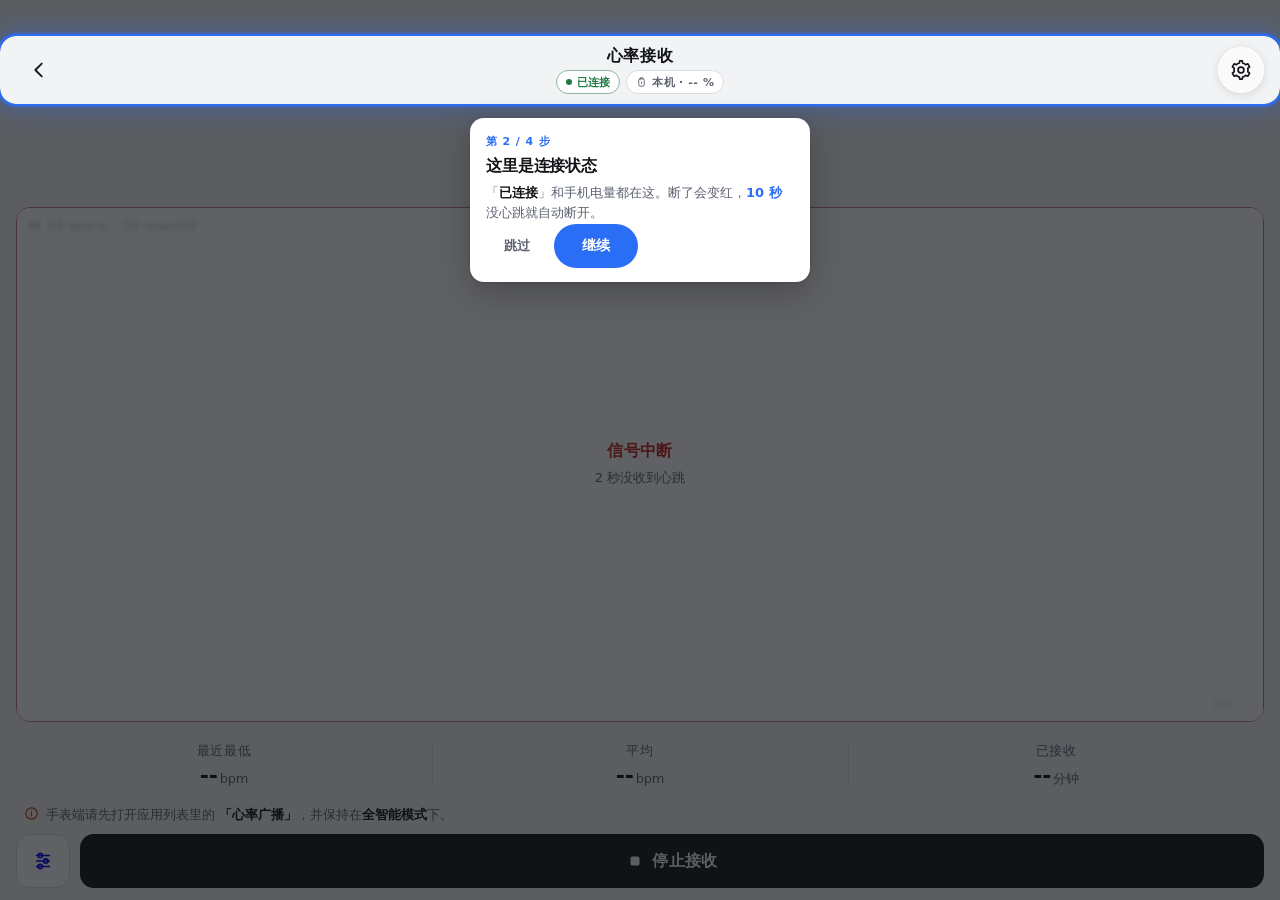
<file: app/src/main/assets/index.html>
<!DOCTYPE html>
<html lang="zh-CN" data-theme="light" data-view="portrait">
<head>
<meta charset="UTF-8">
<meta name="viewport" content="width=device-width, initial-scale=1, viewport-fit=cover, user-scalable=no">
<meta name="theme-color" content="#F2F3F5">
<meta name="dsh-design" content="app 361x794">
<title>接收 · 心率接收</title>
<link rel="stylesheet" href="tokens.css">
<link rel="stylesheet" href="app.css">
<link rel="stylesheet" href="guide.css">
<link rel="stylesheet" href="report.css">
<style>
/* ===== 首页：监护仪主视图 =====
   竖屏 / 横屏两套排法：竖屏心率在上、波形在下；
   横屏（手动切，不跟手机转）心率贴左边、波形拉满全屏。 */
.topbar-mid .tb-title { font-size: 16px; font-weight: 600; letter-spacing: .04em; }
.topbar-mid .tb-pills { display: flex; align-items: center; gap: 6px; }

/* ---- 已连接时右上角两个按钮 ---- */
.top-actions { display: flex; gap: 2px; }

/* ---- 主体：竖屏默认 ---- */
.screen .live-body {
  flex: 1; min-height: 0;
  display: flex; flex-direction: column;
}

/* 心率大字 */
.hr-head { text-align: center; padding: 6px 20px 0; flex-shrink: 0; }
.hr-line {
  display: flex; align-items: center; justify-content: center; gap: 6px;
  line-height: 1;
}
.hr-num {
  font-family: var(--num);
  font-size: clamp(48px, 14vw, 64px);
  font-weight: 700; line-height: 1;
  font-variant-numeric: tabular-nums; letter-spacing: -.03em;
  color: var(--hr-normal);
  transition: color .4s var(--ease);
}
.hr-num.is-low { color: var(--hr-low); }
.hr-num.is-high, .hr-num.is-off { color: var(--hr-high); }
.hr-ico { width: 20px; height: 20px; flex-shrink: 0; color: var(--hr-normal); }
.hr-unit { font-family: var(--font); font-size: 13px; font-weight: 600; letter-spacing: .02em; color: var(--muted); }
.hr-line.is-off .hr-ico { color: var(--hr-high); }
.hr-sub {
  margin-top: 10px; font-size: 13px; color: var(--muted); font-weight: 500;
  letter-spacing: .02em; display: flex; align-items: center; justify-content: center; gap: 6px;
}
.hr-sub .tag {
  display: inline-flex; align-items: center; gap: 4px;
  padding: 2px 8px; border-radius: var(--radius-pill);
  font-size: 11px; font-weight: 700; letter-spacing: .02em;
  background: var(--surface-2); color: var(--muted);
}
.hr-sub .tag.is-normal { background: color-mix(in srgb, var(--ok) 12%, var(--surface)); color: var(--ok); }
.hr-sub .tag.is-off { background: color-mix(in srgb, var(--danger) 14%, var(--surface)); color: var(--danger); }

/* 心动周期节拍器（小圆点跟着跳） */
.beat-dot { width: 7px; height: 7px; border-radius: 50%; background: var(--hr-normal); display: inline-block; }
.beat-dot.is-beat { animation: beat .82s var(--ease); }
@keyframes beat { 0% { transform: scale(1); opacity: 1; } 18% { transform: scale(1.9); } 100% { transform: scale(1); } }

/* ---- 心电图区：白底黑线，跟图标一致 ---- */
.ecg-wrap {
  flex: 1; min-height: 0;
  margin: 12px 16px 0;
  display: flex; flex-direction: column;
}
.ecg-box {
  position: relative; flex: 1; min-height: 0;
  border-radius: var(--radius);
  background: var(--surface);
  border: 1px solid var(--line);
  overflow: hidden;
  transition: border-color .3s var(--ease), box-shadow .3s var(--ease);
}
.ecg-box::after {
  content: ""; position: absolute; top: 0; right: 0; bottom: 0; width: 56px;
  background: linear-gradient(90deg, transparent, var(--surface) 92%);
  pointer-events: none;
}
/* 断线：边框变红、整块呼吸闪 */
.ecg-box.is-off {
  border-color: color-mix(in srgb, var(--danger) 55%, var(--line));
  animation: offPulse 1.4s var(--ease) infinite;
}
@keyframes offPulse {
  0%, 100% { box-shadow: 0 0 0 0 color-mix(in srgb, var(--danger) 0%, transparent); }
  50% { box-shadow: 0 0 0 3px color-mix(in srgb, var(--danger) 16%, transparent); }
}
.ecg-canvas { display: block; width: 100%; height: 100%; }
.ecg-corner {
  position: absolute; top: 10px; left: 12px;
  display: flex; align-items: center; gap: 6px;
  font-family: var(--num); font-size: 12px; font-weight: 700; letter-spacing: .04em;
  color: var(--muted);
  pointer-events: none;
}
.ecg-corner .ch { color: var(--text); font-size: 13px; letter-spacing: .08em; }
.ecg-bpm-ghost {
  position: absolute; right: 12px; bottom: 10px;
  font-family: var(--num); font-size: 12px; font-weight: 600;
  color: var(--faint); letter-spacing: .04em; pointer-events: none;
}
.ecg-bpm-ghost b { color: var(--text); font-size: 13px; font-weight: 700; }
/* 断线覆盖在波形上 */
.ecg-off {
  position: absolute; inset: 0; z-index: 3;
  display: none; align-items: center; justify-content: center; flex-direction: column; gap: 6px;
  background: color-mix(in srgb, var(--surface) 72%, transparent);
  -webkit-backdrop-filter: blur(2px); backdrop-filter: blur(2px);
  text-align: center; padding: 0 24px;
}
.ecg-box.is-off .ecg-off { display: flex; }
.ecg-off .t1 { font-size: 16px; font-weight: 700; color: var(--danger); letter-spacing: .02em; }
.ecg-off .t2 { font-size: 13px; color: var(--muted); line-height: 1.5; }

/* ---- 三个小数据 ---- */
.mini-stats {
  display: grid; grid-template-columns: repeat(3, 1fr);
  gap: 0; margin: 12px 16px 0; flex-shrink: 0;
}
.mini-stat { text-align: center; padding: 8px 0; position: relative; }
.mini-stat + .mini-stat::before {
  content: ""; position: absolute; left: 0; top: 10px; bottom: 10px; width: 1px;
  background: var(--line);
}
.mini-stat .k { font-size: 13px; color: var(--muted); letter-spacing: .04em; font-weight: 500; }
.mini-stat .v {
  margin-top: 5px; font-family: var(--num); font-size: 22px; font-weight: 700;
  font-variant-numeric: tabular-nums; letter-spacing: -.01em; line-height: 1;
}
.mini-stat .v small { font-family: var(--font); font-size: 13px; font-weight: 500; color: var(--muted); margin-left: 2px; }

/* ---- 底部提示 + 主按钮 ---- */
.hint {
  display: flex; align-items: flex-start; gap: 7px;
  padding: 0 24px; margin-top: 10px; flex-shrink: 0;
  font-size: 13px; line-height: 1.5; color: var(--muted);
}
.hint svg { width: 15px; height: 15px; flex-shrink: 0; margin-top: 1px; color: var(--accent); }
.hint b { color: var(--text); font-weight: 600; }

/* 底部按钮：设置、停止接收（停在大右边）；横竖切换只在右上角一个 */
.btn-row {
  display: flex; align-items: stretch; gap: 10px;
  padding: 10px 16px 4px; flex-shrink: 0;
}
.btn-row .cta { min-height: 54px; }
.btn-row .icon-btn.sq {
  width: 54px; height: 54px; border-radius: var(--radius);
  background: var(--surface); border: 1px solid var(--line);
  flex-shrink: 0;
}
.btn-row .icon-btn.sq svg { width: 22px; height: 22px; }

/* ============================================================
   图表区：实时 / 平均两张卡，横屏那两屏用
   竖向堆叠，各自占一块；颜色都挂在 --hr-high 上，随心率变色
   ============================================================ */
.charts {
  display: none;
  flex: 1 1 0; min-height: 0;
  flex-direction: column; gap: 10px;
  padding: 4px 12px 4px;
}
.chart-card {
  flex: 1 1 0; min-height: 0;
  display: flex; flex-direction: column; gap: 6px;
  padding: 10px 12px 8px;
  border-radius: var(--radius);
  border: 1px solid var(--line);
  background: var(--surface);
  overflow: hidden;
}
/* 平均那张：不描边、浅灰底，跟实时那张区分开 */
.chart-card.is-tinted {
  border-color: transparent;
  background: var(--surface-2);
}
.card-head {
  display: flex; align-items: baseline; justify-content: space-between;
  gap: 8px; flex-shrink: 0;
}
.card-title {
  font-size: 12px; font-weight: 700; letter-spacing: .06em;
  color: var(--muted);
}
.chart-card.is-tinted .card-title { color: var(--text); }
.card-sub {
  font-size: 11px; color: var(--muted);
  font-family: var(--num); font-variant-numeric: tabular-nums;
  white-space: nowrap;
}
.spark {
  display: block; width: 100%; flex: 1 1 0; min-height: 26px;
  overflow: visible;
}
.spark polyline {
  fill: none; stroke: var(--hr-high);
  stroke-width: 2; stroke-linecap: round; stroke-linejoin: round;
  vector-effect: non-scaling-stroke;
}
/* 平均那张：用虚线和低透明度，像趋势而不是实时 */
.spark.is-dots polyline {
  stroke: var(--muted);
  stroke-width: 2.4;
  stroke-dasharray: 3 4;
  opacity: .85;
}
html[data-view="landscape"] .chart-card { padding: 8px 12px 6px; gap: 4px; }
html[data-view="landscape"] .chart-card .spark { min-height: 20px; }
html[data-view="landscape"] .chart-card .card-foot b { font-size: 20px; }
.card-foot {
  display: flex; align-items: baseline; gap: 6px; flex-wrap: wrap;
  flex-shrink: 0;
}
.card-foot b {
  font-family: var(--num); font-size: 22px; font-weight: 700;
  line-height: 1; letter-spacing: -.02em;
  color: var(--hr-normal);
}
.chart-card:not(.is-tinted) .card-foot b { color: var(--accent); }
.card-foot small {
  font-family: var(--font); font-size: 11px; font-weight: 500;
  color: var(--muted);
}
.foot-tag {
  margin-left: auto; flex-shrink: 0;
  padding: 2px 7px; border-radius: var(--radius-pill);
  font-size: 10px; font-weight: 700;
  background: color-mix(in srgb, var(--ok) 12%, var(--surface));
  color: var(--ok);
}
.foot-tag.is-muted {
  background: var(--surface);
  color: var(--muted);
  font-weight: 600;
}

/* 横屏：图表 | 小数据 | 按钮（左边那块删空了，图表从最左边吃满） */
html[data-view="landscape"] .screen .live-body {
  display: grid;
  grid-template-columns: 1fr 120px 92px;
  grid-template-rows: auto minmax(0, 1fr) auto;
  gap: 6px 14px;
  padding: 4px 12px 4px;
  align-items: stretch;
  flex: 1 1 0; min-height: 0;
}
html[data-view="landscape"] .charts   { grid-column: 1; grid-row: 1 / 4; display: flex; flex: none; min-height: 0; padding: 0; }
html[data-view="landscape"] .mini-stats { grid-column: 2; grid-row: 1 / 4; }
html[data-view="landscape"] .hint     { display: none; }
html[data-view="landscape"] .btn-row  { grid-column: 3; grid-row: 1 / 4; }
html[data-view="landscape"] .ecg-wrap { display: none; }
/* 左边那块整个不显示了（占位 div 还在，只是不占格子，等新主意再说） */
html[data-view="landscape"] .hr-head {
  display: flex; flex-direction: column; justify-content: center;
  align-items: flex-start; gap: 6px;
  text-align: left; padding: 0; min-width: 0;
}
html[data-view="landscape"] .hr-num { font-size: clamp(46px, 13vh, 72px); }
html[data-view="landscape"] .hr-ico { width: 20px; height: 20px; }
html[data-view="landscape"] .hr-sub { flex-wrap: wrap; margin-top: 0; row-gap: 4px; justify-content: flex-start; }
/* 左栏删空了，先留白占位，等新主意 */
html[data-view="landscape"] .hr-head.is-empty { min-height: 100%; }
/* 放在最后：横屏把心率块彻底隐藏，数字只在图表卡里出现。
   前面那条 .hr-head 设了 display:flex，同优先级下必须后写才能覆盖。 */
html[data-view="landscape"] .hr-head { display: none; }

html[data-view="landscape"] .ecg-wrap { margin: 0; min-width: 0; min-height: 0; }

html[data-view="landscape"] .mini-stats {
  display: flex; flex-direction: column; justify-content: center;
  margin: 0; gap: 0; min-width: 0;
  border: 1px solid var(--line); border-radius: var(--radius);
  background: var(--surface);
}
html[data-view="landscape"] .mini-stat { padding: 8px 10px; text-align: left; }
html[data-view="landscape"] .mini-stat .k { font-size: 12px; white-space: nowrap; }
html[data-view="landscape"] .mini-stat .v { font-size: 18px; margin-top: 1px; }
html[data-view="landscape"] .mini-stat .v small { font-size: 12px; }
html[data-view="landscape"] .mini-stat + .mini-stat::before {
  left: 10px; right: 10px; top: 0; bottom: auto; width: auto; height: 1px;
}

html[data-view="landscape"] .hint { display: none; }

html[data-view="landscape"] .btn-row {
  display: flex; flex-direction: column;
  padding: 0; gap: 8px; min-width: 0;
}
html[data-view="landscape"] .btn-row .icon-btn.sq {
  order: -1;
  width: 100%; height: auto; flex: 0 0 46px; border-radius: var(--radius);
}
html[data-view="landscape"] .btn-row .icon-btn.sq svg { width: 20px; height: 20px; }
html[data-view="landscape"] .btn-row .cta {
  flex: 1 1 auto; width: 100%; min-height: 0;
  flex-direction: column; gap: 6px; font-size: 13px; line-height: 1.2;
  padding: 4px;
}
html[data-view="landscape"] .btn-row .cta svg { width: 20px; height: 20px; }

/* ============================================================
   横屏：把整块界面（只有一份 DOM，不复制元素）整体旋转 90°。
   - 数据层：data-view="landscape" 决定用哪套内部排版（已有）
   - 几何层：main 变成横的 794x361，再转 90°，转完正好是竖屏的 361x794
   实测值：rotate(90deg) translateY(-100%)
   ============================================================ */
html[data-view="landscape"],
html[data-view="landscape"] body {
  overflow: hidden;
}
/* 横屏时：主界面和弹层一起转，保证弹窗跟界面同一个方向 */
html[data-view="landscape"] .screen,
html[data-view="landscape"] .sheet {
  /* 先按横的尺寸铺开：宽高互换 */
  width: 794px; height: 361px;
  left: 0; top: 0; right: auto; bottom: auto;
  transform-origin: 0 0;
  transform: rotate(90deg) translateY(-100%);
  position: fixed;
}
/* 弹层转过来之后：卡片按转完的方向按比例居中，别撑满 */
html[data-view="landscape"] .sheet {
  display: flex; align-items: center; justify-content: center;
  padding: 0;
}
html[data-view="landscape"] .sheet-card {
  width: 300px;
  max-width: 300px;
  flex: none;
}
</style>
<script src="crash.js"></script>
</head>
<body data-level="live">

<!-- ======================= 首页：接收中 ======================= -->
<main class="screen is-active" id="screen-live">

  <header class="topbar">
    <a class="icon-btn back-btn" href="#" data-back>
      <svg viewBox="0 0 24 24" fill="none" stroke="currentColor" stroke-width="2" stroke-linecap="round" stroke-linejoin="round" aria-hidden="true"><path d="M15 5l-7 7 7 7"/></svg>
    </a>
    <div class="topbar-mid">
      <div class="tb-title">心率接收</div>
      <div class="tb-pills">
        <span class="pill is-live"><i class="dot"></i>已连接</span>
        <span class="pill" id="phonePill">
          <svg width="11" height="11" viewBox="0 0 24 24" fill="none" stroke="currentColor" stroke-width="2" stroke-linecap="round" stroke-linejoin="round" aria-hidden="true"><rect x="6" y="4" width="12" height="16" rx="3"/><path d="M9 4V2h6v2"/><path d="M12 11v3"/></svg>
          本机 · <span id="phonePct">--</span>%
        </span>
      </div>
    </div>
    <div class="top-actions">
      <!-- 横竖屏：默认隐藏，在设置页联网点「协议」那行 7 次才解锁 -->
      <button class="icon-btn" id="viewBtn" aria-label="切换横屏" hidden>
        <svg id="viewIco" viewBox="0 0 24 24" fill="none" stroke="currentColor" stroke-width="1.8" stroke-linecap="round" stroke-linejoin="round" aria-hidden="true">
          <rect x="3" y="6" width="18" height="12" rx="2.5"/>
        </svg>
      </button>
      <a class="icon-btn glass-btn" href="settings.html" aria-label="设置">
        <svg viewBox="0 0 24 24" fill="none" stroke="currentColor" stroke-width="1.8" stroke-linecap="round" stroke-linejoin="round" aria-hidden="true">
          <circle cx="12" cy="12" r="3.2"/>
          <path d="M19.4 13.9a7.8 7.8 0 0 0 0-3.8l2-1.5-2-3.4-2.4 1a7.8 7.8 0 0 0-3.3-1.9L13.4 2h-2.8l-.3 2.3a7.8 7.8 0 0 0-3.3 1.9l-2.4-1-2 3.4 2 1.5a7.8 7.8 0 0 0 0 3.8l-2 1.5 2 3.4 2.4-1a7.8 7.8 0 0 0 3.3 1.9l.3 2.3h2.8l.3-2.3a7.8 7.8 0 0 0 3.3-1.9l2.4 1 2-3.4z"/>
        </svg>
      </a>
    </div>
  </header>

  <div class="live-body">

    <!-- 心率大字：竖屏在上、横屏在左 -->
    <section class="hr-head">
      <div class="hr-line" id="hrLine">
        <svg class="hr-ico" viewBox="0 0 24 24" fill="currentColor" aria-hidden="true"><path d="M12 21s-7.5-4.8-9.4-9A5.5 5.5 0 0 1 12 6.4 5.5 5.5 0 0 1 21.4 12C19.5 16.2 12 21 12 21z"/></svg>
        <span class="hr-num" id="hrNum">--</span>
        <span class="hr-unit">bpm</span>
      </div>
      <div class="hr-sub">
        <i class="beat-dot" id="beatDot"></i>
        <span id="hrState">窦性心律 · 静息</span>
        <span class="tag is-normal" id="hrTag">正常</span>
      </div>
    </section>

    <!-- 心电图：白底黑线，像医院监护仪但跟图标一个调 -->
    <section class="ecg-wrap">
      <div class="ecg-box" id="ecgBox">
        <canvas class="ecg-canvas" id="ecg" width="720" height="560" role="img" aria-label="实时心率波形，当前每分钟 78 次"></canvas>
        <div class="ecg-corner"><span class="ch">II</span><span id="ecgScale">25 mm/s · 10 mm/mV</span></div>
        <div class="ecg-bpm-ghost">HR <b id="ghostBpm">--</b></div>
        <div class="ecg-off" id="ecgOff">
          <div class="t1">信号中断</div>
          <div class="t2" id="offText">2 秒</div>
        </div>
      </div>
    </section>

    <!-- 竖屏：三格数据，在波形下面 -->
    <div class="mini-stats">
      <div class="mini-stat"><div class="k">最近最低</div><div class="v" id="statMin">--<small>bpm</small></div></div>
      <div class="mini-stat"><div class="k">平均</div><div class="v" id="statAvg">--<small>bpm</small></div></div>
      <div class="mini-stat"><div class="k">已接收</div><div class="v" id="statDur">--<small>分钟</small></div></div>
    </div>

    <div class="hint">
      <svg viewBox="0 0 24 24" fill="none" stroke="currentColor" stroke-width="1.8" stroke-linecap="round" stroke-linejoin="round" aria-hidden="true"><circle cx="12" cy="12" r="9"/><path d="M12 11v5"/><path d="M12 7.6v.4"/></svg>
      <span>手表端请先打开应用列表里的 <b>「心率广播」</b>，并保持在<b>全智能模式</b>下。</span>
    </div>

    <div class="btn-row">
      <!-- 竖屏：设置在左，停止接在右边；横屏：设置在上，停止在下 -->
      <a class="icon-btn sq" href="settings.html" aria-label="设置">
        <svg viewBox="0 0 24 24" fill="none" stroke="currentColor" stroke-width="1.8" stroke-linecap="round" stroke-linejoin="round" aria-hidden="true">
          <path d="M5 6h14M5 12h14M5 18h14"/>
          <circle cx="9" cy="6" r="2.4"/>
          <circle cx="15" cy="12" r="2.4"/>
          <circle cx="9" cy="18" r="2.4"/>
        </svg>
      </a>
      <button class="cta" id="stopBtn">
        <svg width="18" height="18" viewBox="0 0 24 24" fill="currentColor" aria-hidden="true"><rect x="6" y="6" width="12" height="12" rx="2.5"/></svg>
        <span>停止接收</span>
      </button>
    </div>
    <!-- 竖屏：图表区，两张卡片上下排 -->
    <div class="charts">
      <!-- 实时心率 -->
      <section class="chart-card">
        <div class="card-head">
          <span class="card-title">实时心率</span>
          <span class="card-sub">10 秒</span>
        </div>
        <svg class="spark" viewBox="0 0 300 64" preserveAspectRatio="none" aria-hidden="true">
          <polyline points="0,50 12,48 20,44 26,50 34,50 38,13 44,58 50,46 58,30 70,20 82,36 88,46 96,49 104,43 110,49 118,49 122,12 128,57 134,45 142,29 154,20 166,36 172,46 180,49 188,42 194,49 202,49 206,14 212,57 218,45 226,30 238,21 250,36 256,46 264,48 272,42 278,48 286,49 300,45"/>
        </svg>
        <div class="card-foot"><b id="chartNow">--</b><small>bpm</small><span class="foot-tag" id="chartTag">等待</span></div>
      </section>

      <!-- 平均心率：同一套样子，换个浅色底和圆点画法 -->
      <section class="chart-card is-tinted">
        <div class="card-head">
          <span class="card-title">平均心率</span>
          <span class="card-sub">本次接收 · 12 分钟</span>
        </div>
        <svg class="spark is-dots" viewBox="0 0 300 64" preserveAspectRatio="none" aria-hidden="true">
          <polyline points="10,44 68,42 126,38 184,34 242,30 292,27"/>
        </svg>
        <div class="card-foot"><b id="chartAvg">--</b><small>bpm</small><span class="foot-tag is-muted" id="chartRange">--</span></div>
      </section>
    </div>
  </div>
</main>

<!-- 收尾弹层：停止 / 断线后问要不要保存 -->
<div class="sheet" id="sheet" role="dialog" aria-modal="true" aria-labelledby="sheetTitle">
  <div class="sheet-card">
    <div class="sheet-title" id="sheetTitle">信号中断</div>
    <div class="sheet-desc" id="sheetDesc">这次接了 12 分钟。</div>
    <div class="sheet-stats">
      <div><b id="shAvg">74</b><span>平均</span></div>
      <div><b id="shMin">62</b><span>最低</span></div>
      <div><b id="shMax">96</b><span>最高</span></div>
    </div>
    <button class="sheet-primary" id="sheetSave" type="button">保存到相册</button>
    <button class="sheet-ghost" id="sheetSkip" type="button">不用了，回去</button>
  </div>
</div>

<!-- 保存成功的小提示 -->
<div class="toast" id="toast" role="status" aria-live="polite"></div>

<script>
/* ============================================================
   设计稿的假数据，只为了看效果。
   真网页版会把 tick() 换成蓝牙收到的心跳，断线由设备回调触发。
   ============================================================ */
(function () {
  const root = document.documentElement;
  const canvas = document.getElementById('ecg');
  const ctx = canvas.getContext('2d');
  const hrNum = document.getElementById('hrNum');
  const hrLine = document.getElementById('hrLine');
  const hrSub = document.getElementById('hrState');
  const beatDot = document.getElementById('beatDot');
  const ghostBpm = document.getElementById('ghostBpm');
  const hrTag = document.getElementById('hrTag');
  const ecgBox = document.getElementById('ecgBox');
  const offText = document.getElementById('offText');

  /* ---- 横竖屏：手动切，不跟手机转 ---- */
  const viewBtn = document.getElementById('viewBtn');
  const viewIco = document.getElementById('viewIco');
  const icoPortrait = '<rect x="7" y="3" width="10" height="18" rx="2.5"/>';
  const icoLandscape = '<rect x="3" y="6" width="18" height="12" rx="2.5"/>';
  /* 横竖屏切换：只改 html 的 data-view，CSS 里两套排法跟着走。
     横屏是「手机不转、内容整体转 90°」，只有一份 DOM。
     注意：横屏是开发者选项，没连点协议 7 次解锁之前，任何来源都会被强制成竖屏。 */
  /* 开发者模式是否开启。所有进入横屏的路径都必须先过这一关。 */
  function isDevMode() {
    try { return localStorage.getItem('heart.dev') === '1'; } catch (e) { return false; }
  }

  function setView(next) {
    /* 硬拦截：没开开发者模式，任何来源的 landscape 请求都改成 portrait。
       防止 localStorage 残留、URL 参数、外部调用等绕过界面把横屏打开。 */
    if (next === 'landscape' && !isDevMode()) next = 'portrait';
    root.dataset.view = next;
    const land = next === 'landscape';
    viewIco.innerHTML = land ? icoPortrait : icoLandscape;
    viewBtn.setAttribute('aria-label', land ? '切回竖屏' : '切换到横屏');
    viewBtn.setAttribute('aria-pressed', String(land));
    // 横屏是把整套界面用 CSS 转 90°，画布尺寸换了，等布局稳定再量一次
    requestAnimationFrame(() => requestAnimationFrame(resize));
    /* 注意：这里绝对不能调原生 setOrientation！
       系统转屏 + CSS 再转一次 = 转了 180°，内容会倒过来。
       方案就是「手机不转、内容转」，所以原生那边保持竖屏不动。 */
    if (window.Native && window.Native.setOrientation) window.Native.setOrientation(false);
  }
  function toggleView() {
    const next = root.dataset.view === 'landscape' ? 'portrait' : 'landscape';
    setView(next);
  }
  /* 横屏按钮默认藏起来。设置页连点「协议」7 次会写 developer=true，
     这里读一下，解锁了才显示。 */
  function syncViewBtnVisible() {
    let unlocked = false;
    try { unlocked = localStorage.getItem('heart.dev') === '1'; } catch (e) {}
    if (unlocked) {
      viewBtn.removeAttribute('hidden');
    } else {
      viewBtn.setAttribute('hidden', '');
      // 没解锁就保持竖屏
      if (root.dataset.view === 'landscape') setView('portrait');
    }
  }
  syncViewBtnVisible();

  viewBtn.addEventListener('click', toggleView);

  /* ---------- 手机电量：每 30 秒刷一次 ---------- */
  (function initBattery() {
    const pct = document.getElementById('phonePct');
    const pill = document.getElementById('phonePill');
    if (!pct) return;

    function sync() {
      let v = -1;
      if (window.Native && window.Native.getPhoneBattery) {
        v = window.Native.getPhoneBattery();
      }
      if (v >= 0) {
        pct.textContent = v;
        // 低于 20% 标红提醒
        if (pill) pill.classList.toggle('is-low', v <= 20);
      } else {
        pct.textContent = '--';
      }
    }
    sync();
    setInterval(sync, 30000);
  })();
  /* 初始方向：以 HTML 上的 data-view 为准（设计台验证横屏时靠这个），
     其次看设置页留下的标记，都没有就竖屏。 */
  let startView = 'portrait';
  if (isDevMode()) {
    /* 只有开发者模式才允许横屏开局：先看 URL 参数 ?view=landscape，再看 HTML 上的 data-view */
    try {
      const q = new URLSearchParams(location.search).get('view');
      if (q === 'landscape' || q === 'portrait') startView = q;
      else if (root.dataset.view === 'landscape') startView = 'landscape';
    } catch (e) {
      if (root.dataset.view === 'landscape') startView = 'landscape';
    }
  }
  /* 设置页留下的方向标记：没开发者模式直接丢掉，不让它生效 */
  try {
    const saved = localStorage.getItem('heart.orient');
    if (saved) {
      if (isDevMode() && (saved === 'landscape' || saved === 'portrait')) startView = saved;
      localStorage.removeItem('heart.orient');
    }
  } catch (e) {}
  setView(startView);

  const DPR = 2;
  let W = 0, H = 0;
  let bpm = 0;
  let bpmShown = 0;
  let x = 0;
  let prev = 0;

  const SPEED = 30;      // 每秒多少 px，跟 25mm/s 纸速对得上
  const BEAT_PX_BASE = 118;   // 75bpm 时一次心跳占多少 px（25mm/s 走纸对齐）
  let BEAT_PX = BEAT_PX_BASE; // 实际用这个，跟着真实心率变
  /* 走纸速度固定时，心跳越快，波形越密：beatPx ∝ 1/bpm */
  function updateBeatPx(hr) {
    if (!hr || hr < 30 || hr > 220) return;
    BEAT_PX = Math.max(60, Math.min(320, BEAT_PX_BASE * (75 / hr)));
  }
  let pauseUntil = 0;

  /* ---- 断线模拟：每 24 秒来一次 3 秒没信号，看告警长什么样 ---- */
  let lastBeatAt = performance.now();
  let offlineSince = 0;
  let alerted = false;
  const OFFLINE_AFTER = 1600;    // 多久没心跳先在界面上报警
  const LOST_AFTER = 10000;      // 多久没心跳算真断开（震动 + 问保存）
  const DEMO_OFFLINE_EVERY = 24000;
  let nextDemoOffline = performance.now() + DEMO_OFFLINE_EVERY;

  function resize() {
    const el = canvas.parentElement;
    // 用 clientWidth / clientHeight：画布所在的框自己不旋转（转的是整个页面），量出来就是准的
    const w = el.clientWidth, h = el.clientHeight;
    if (!w || !h) { requestAnimationFrame(resize); return; }
    W = w; H = h;
    canvas.width = Math.round(w * DPR);
    canvas.height = Math.round(h * DPR);
    canvas.style.width = w + 'px';
    canvas.style.height = h + 'px';
    ctx.setTransform(DPR, 0, 0, DPR, 0, 0);
    clear();
    drawGrid();
    seedWave();
  }

  function seedWave() {
    const baseY = H * .58;
    const amp = H * .40;
    ctx.strokeStyle = css('--ecg-line', '#14151A');
    ctx.lineWidth = 2.1;
    ctx.lineJoin = 'round';
    ctx.lineCap = 'round';
    ctx.beginPath();
    for (let sx = 0; sx <= W; sx += 1.5) {
      const u = (sx / BEAT_PX) % 1;
      const sy = baseY + wave(u) * amp;
      if (sx === 0) ctx.moveTo(sx, sy); else ctx.lineTo(sx, sy);
    }
    ctx.stroke();
    x = W;
  }

  function css(name, fallback) {
    return getComputedStyle(root).getPropertyValue(name).trim() || fallback;
  }

  function clear() {
    ctx.fillStyle = css('--surface', '#fff');
    ctx.fillRect(0, 0, W, H);
  }

  function drawGrid() {
    const minor = 8, major = 40;
    const g = css('--ecg-grid', '#EBECEF');
    const gm = css('--ecg-grid-major', '#DEDFE3');
    ctx.lineWidth = .5;
    for (let gx = 0; gx <= W; gx += minor) {
      ctx.strokeStyle = (Math.round(gx) % major === 0) ? gm : g;
      ctx.beginPath(); ctx.moveTo(gx + .5, 0); ctx.lineTo(gx + .5, H); ctx.stroke();
    }
    for (let gy = 0; gy <= H; gy += minor) {
      ctx.strokeStyle = (Math.round(gy) % major === 0) ? gm : g;
      ctx.beginPath(); ctx.moveTo(0, gy + .5); ctx.lineTo(W, gy + .5); ctx.stroke();
    }
  }

  // 一个心动周期的形状（负值向上）
  /* 每颗心跳的个体差异：R 波高度、T 波高度、整体基线偏移。
     真数据开着时，由真实心率的变化驱动，波形就不会每拍都一样。 */
  const morph = { r: 1, t: 1, base: 0, q: 1 };

  function wave(u) {
    const R = -.92 * morph.r;     // R 波（负值向上）
    const T = -.26 * morph.t;     // T 波
    if (u < .08) return morph.base * 0.2;
    if (u < .17) return -smoothP(u, .08, .17) * .085;      // P
    if (u < .23) return morph.base * 0.4;
    if (u < .28) return lerp(0, .10 * morph.q, (u - .23) / .05);   // Q
    if (u < .34) return lerp(.10 * morph.q, R, (u - .28) / .06);   // R
    if (u < .40) return lerp(R, .16, (u - .34) / .06);             // S
    if (u < .44) return lerp(.16, 0, (u - .40) / .04);
    if (u < .56) return 0;                                  // ST 段
    if (u < .76) return -smoothP(u, .56, .76) * Math.abs(T);        // T
    return morph.base;
  }
  function smoothP(u, a, b) {
    return Math.sin(Math.PI * (u - a) / (b - a)) ** 1.6;
  }
  function lerp(a, b, k) { return a + (b - a) * Math.max(0, Math.min(1, k)); }

  let prevBeatKey = null;

  function frame(now) {
    const dt = Math.min(48, now - (prev || now));
    prev = now;

    /* ---------- 假信号（只在网页演示里跑，真机不跑） ---------- */
    const isNative = !!(window.Native && window.Native.isNative);
    if (!isNative && now > nextDemoOffline) {
      // 演示：断 3 秒。真机上这段必须关掉，否则每 24 秒卡一次波形
      lastBeatAt = now - OFFLINE_AFTER - 1;
      nextDemoOffline = now + DEMO_OFFLINE_EVERY;
    }
    const off = now - lastBeatAt > OFFLINE_AFTER;
    // 10 秒没心跳 = 真断开（跟设置里「多久算中断」分开：3 秒只是界面上报警）
    if (now - lastBeatAt > LOST_AFTER && window.HRFinish) {
      window.HRFinish('lost');
    }

    /* 开发者：手动钉住心率（优先级最高，用来测颜色/波形/告警） */
    let fixHr = 0;
    try {
      const v = parseInt(localStorage.getItem('heart.fixhr') || '', 10);
      if (!isNaN(v) && v >= 30 && v <= 200) fixHr = v;
    } catch (e) {}

    /* 假传感器模式：从连接页选了「假传感器」进来，用平滑的模拟心率跑 */
    let fakeSensor = false;
    try { fakeSensor = localStorage.getItem('heart.fake') === '1'; } catch (e) {}

    if (fixHr) {
      bpm = fixHr;
      lastBeatAt = now;              // 别被判成断线
    } else if (fakeSensor) {
      // 一条平缓起伏的曲线，55~95 之间，不跳
      const t = now / 1000;
      const base = 72 + Math.sin(t / 7) * 9 + Math.sin(t / 2.3) * 3;
      if (bpm <= 0) bpm = base;
      else bpm += (base - bpm) * 0.05;
      lastBeatAt = now;              // 别被判成断线
    }

    /* 开发者：强制断开模拟（进页面或用户切回来时触发一次） */
    try {
      const dropAt = parseInt(localStorage.getItem('heart.drop') || '0', 10);
      if (dropAt && (now / 1000) > 0 && !window.__dropDone) {
        window.__dropDone = true;
        localStorage.removeItem('heart.drop');
        setTimeout(() => {
          lastBeatAt = performance.now() - LOST_AFTER - 1;
        }, 1200);
      }
    } catch (e) {}

    /* 有真实心率就一直用它；超过 6 秒没新数据才退回模拟 */
    const real = window.__hrReal;
    const hasReal = !fakeSensor && real && real.lastAt &&
                    (now - real.lastAt) < 6000 && real.bpm > 0;
    if (hasReal) {
      bpm = real.bpm;
    }

    if (!off) {
      if (!hasReal && now > pauseUntil) {
        bpm += (Math.random() - .5) * .35;
        bpm += (76 - bpm) * .004;
        if (Math.random() < .004) pauseUntil = now + 900;
      }
      const beatMs = 60000 / bpm;
      const beatKey = Math.floor(now / beatMs);
      if (beatKey !== prevBeatKey) {
        prevBeatKey = beatKey;
        lastBeatAt = now;
        // 记一次心跳：给收尾报告用
        if (window.HRRec) window.HRRec.push(Math.round(bpmShown || bpm), Date.now());
      }
    }

    const live = off ? 0 : (pauseUntil > now ? bpm * .82 : bpm);
    if (!off) bpmShown += (live - bpmShown) * ((hasReal || fakeSensor) ? .22 : .06);

    /* ---------- 波形的每拍差异（由真实心率驱动） ----------
       心率升高：R 波略高、T 波压低、基线轻微上移；
       心率下降：反之。再叠一点点随机，避免每拍完全一样。
       没有真实数据时保持 1.0，还是原来那个示意波形。 */
    if (hasReal) {
      updateBeatPx(bpm);   // 心率快 -> 波形更密
      const hrNorm = Math.max(-1, Math.min(1, (bpm - 70) / 30));  // 70bpm 为中心，±30 到边界
      const targetR = 1 + hrNorm * 0.16;
      const targetT = 1 - hrNorm * 0.22;
      const targetBase = hrNorm * 0.012;
      // 平滑跟随，别跳
      morph.r += (targetR - morph.r) * 0.08;
      morph.t += (targetT - morph.t) * 0.08;
      morph.base += (targetBase - morph.base) * 0.08;
      // 再叠一点点呼吸式的慢变化
      const breath = Math.sin(now / 2600) * 0.03;
      morph.r += (breath - 0) * 0.002;
    }

    /* ---------- 统计数字（有真实数据才更新） ---------- */
    if (hasReal && window.HRRec) {
      const r = window.HRRec;
      const elMin = document.getElementById('statMin');
      const elAvg = document.getElementById('statAvg');
      const elNow = document.getElementById('chartNow');
      const elAvg2 = document.getElementById('chartAvg');
      const elRange = document.getElementById('chartRange');
      const elTag = document.getElementById('chartTag');
      const elDur = document.getElementById('statDur');
      if (elMin && r.min < 999) elMin.innerHTML = Math.round(r.min) + '<small>bpm</small>';
      if (elAvg && r.n > 0) elAvg.innerHTML = Math.round(r.sum / r.n) + '<small>bpm</small>';
      if (elNow) elNow.textContent = Math.round(bpm);
      if (elAvg2 && r.n > 0) elAvg2.textContent = Math.round(r.sum / r.n);
      if (elRange && r.n > 0) elRange.textContent = Math.round(r.min) + '–' + Math.round(r.max);
      if (elDur && r.start) {
        const mins = Math.floor((Date.now() - r.start) / 60000);
        elDur.innerHTML = (mins < 1 ? '<1' : mins) + '<small>分钟</small>';
      }
      if (elTag) {
        const v = Math.round(bpm);
        elTag.textContent = v < 60 ? '偏低' : (v > 100 ? '偏高' : '正常');
      }
    }

    /* ---------- 大字和状态 ---------- */
    const shown = Math.round(bpmShown);
    /* 没数据时（bpmShown 还没跟上、或根本没心跳）统一显示 --，别显示 0 */
    /* 有没有可显示的心率：必须有真实数据，或开发者模式里的假传感器/固定值 */
    const srcOk = hasReal || fixHr > 0 || fakeSensor;
    const noData = off || !srcOk;
    hrNum.textContent = noData ? '--' : shown;
    ghostBpm.textContent = noData ? '--' : shown;
    hrNum.classList.toggle('is-high', !noData && shown >= 100);
    hrNum.classList.toggle('is-low', !noData && shown < 60);
    hrNum.classList.toggle('is-off', noData);
    hrLine.classList.toggle('is-off', noData);
    hrSub.textContent = noData ? '没有收到心跳' : '窦性心律 · 静息';
    hrTag.textContent = noData ? (off ? '信号中断' : '等待') : (shown >= 100 ? '偏高' : shown < 60 ? '偏低' : '正常');
    hrTag.classList.toggle('is-normal', !noData && !(shown >= 100 || shown < 60));
    hrTag.classList.toggle('is-off', noData && off);
    ecgBox.classList.toggle('is-off', off);
    if (off) {
      const sec = Math.max(1, Math.round((now - lastBeatAt) / 1000));
      offText.textContent = sec + ' 秒没收到心跳';
    }

    /* ---------- 画波形：断线时线是断的，只有一小段 ---- */
    const baseY = H * .58;
    const amp = H * .40;
    const steps = Math.max(1, Math.round(dt / 8));
    const dx = SPEED * dt / steps;

    ctx.strokeStyle = css('--ecg-line', '#14151A');
    ctx.lineWidth = 2.1;
    ctx.lineJoin = 'round';
    ctx.lineCap = 'round';

    if (off) {
      // 断的时候：整屏只有基线上一小段虚线，不加新笔迹
      if (Math.random() < .04 || x === 0) {
        clear(); drawGrid();
        ctx.save();
        ctx.setLineDash([6, 10]);
        ctx.globalAlpha = .22;
        ctx.beginPath();
        ctx.moveTo(0, baseY); ctx.lineTo(W, baseY);
        ctx.stroke();
        ctx.restore();
        x = 0;
      }
    } else {
      for (let s = 0; s < steps; s++) {
        const x0 = x;
        const x1 = x0 + dx;
        if (x1 > W) { clear(); drawGrid(); seedWave(); continue; }
        const u0 = (x0 / BEAT_PX) % 1;
        const u1 = (x1 / BEAT_PX) % 1;
        const y0 = baseY + wave(u0) * amp;
        const y1 = baseY + wave(u1) * amp;
        const segs = Math.abs(y1 - y0) > 3 ? 8 : 1;
        ctx.beginPath();
        ctx.moveTo(x0, y0);
        for (let k = 1; k <= segs; k++) {
          const kk = k / segs;
          const uu = (u0 + (u1 - u0) * kk + 1) % 1;
          ctx.lineTo(x0 + (x1 - x0) * kk, baseY + wave(uu) * amp);
        }
        ctx.stroke();
        x = x1;
      }
    }

    /* ---------- 节拍点 ---------- */
    if (!off) {
      const key = Math.floor(now / (60000 / live));
      if (beatDot.dataset.k !== String(key)) {
        beatDot.dataset.k = String(key);
        beatDot.classList.remove('is-beat');
        void beatDot.offsetWidth;
        beatDot.classList.add('is-beat');
      }
    }

    requestAnimationFrame(frame);
  }

  window.addEventListener('resize', resize);
  resize();
  requestAnimationFrame(frame);
})();
</script>
<script src="native.js"></script>
<script src="native-hook.js"></script>
<script src="nav.js"></script>
<script src="guide.js"></script>
<script src="report.js"></script>
<script>Tour.auto();</script>
</body>
</html>
</file>
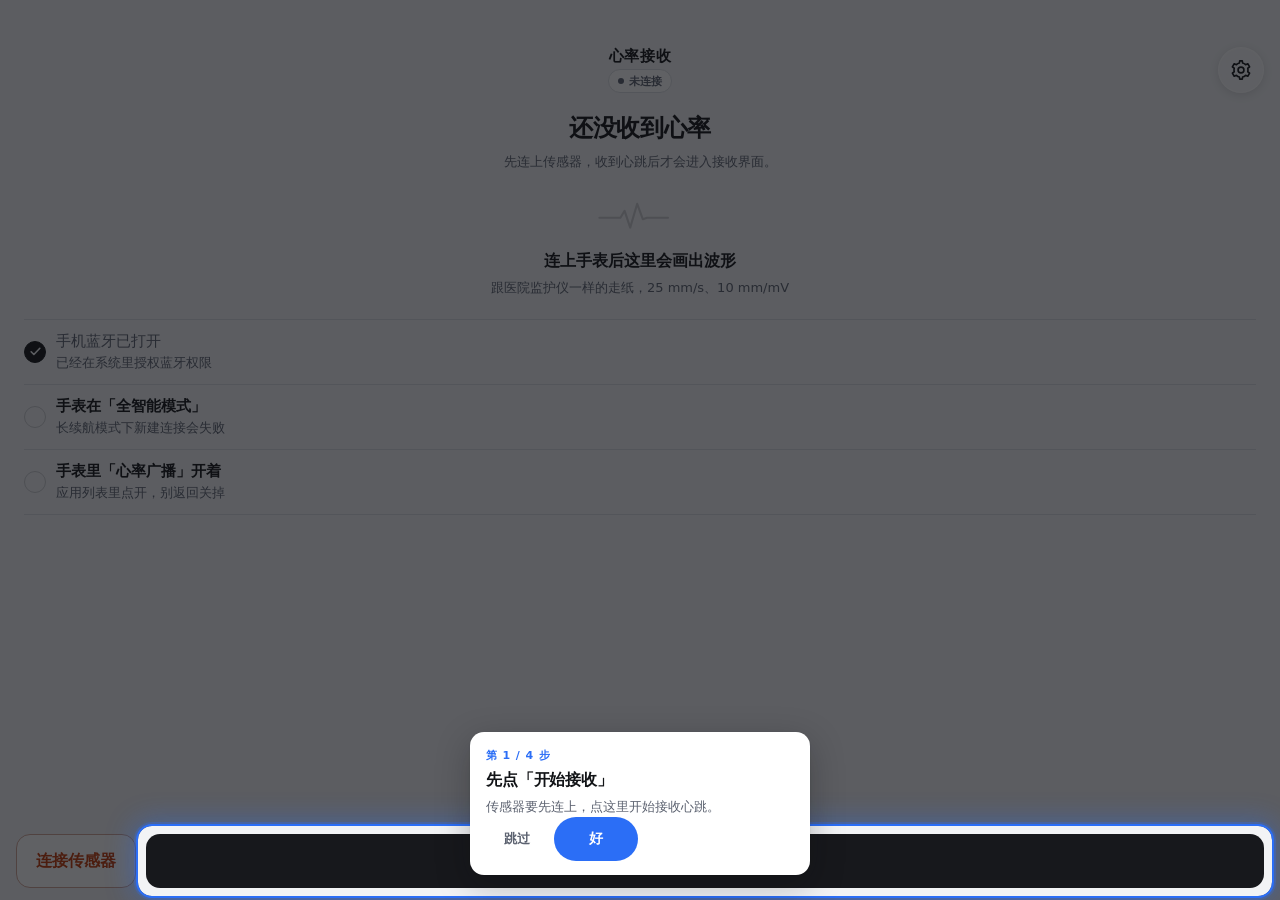
<file: app/src/main/assets/_start.html>
﻿<!DOCTYPE html>
<html lang="zh-CN">
<head>
<meta charset="UTF-8">
<meta http-equiv="refresh" content="0; url=waiting.html">
<title>心率接收</title>
<style>body{background:#F2F3F5;margin:0}</style>
<script src="crash.js"></script>
</head>
<body>
<script>location.replace('waiting.html');</script>
</body>
</html>
</file>
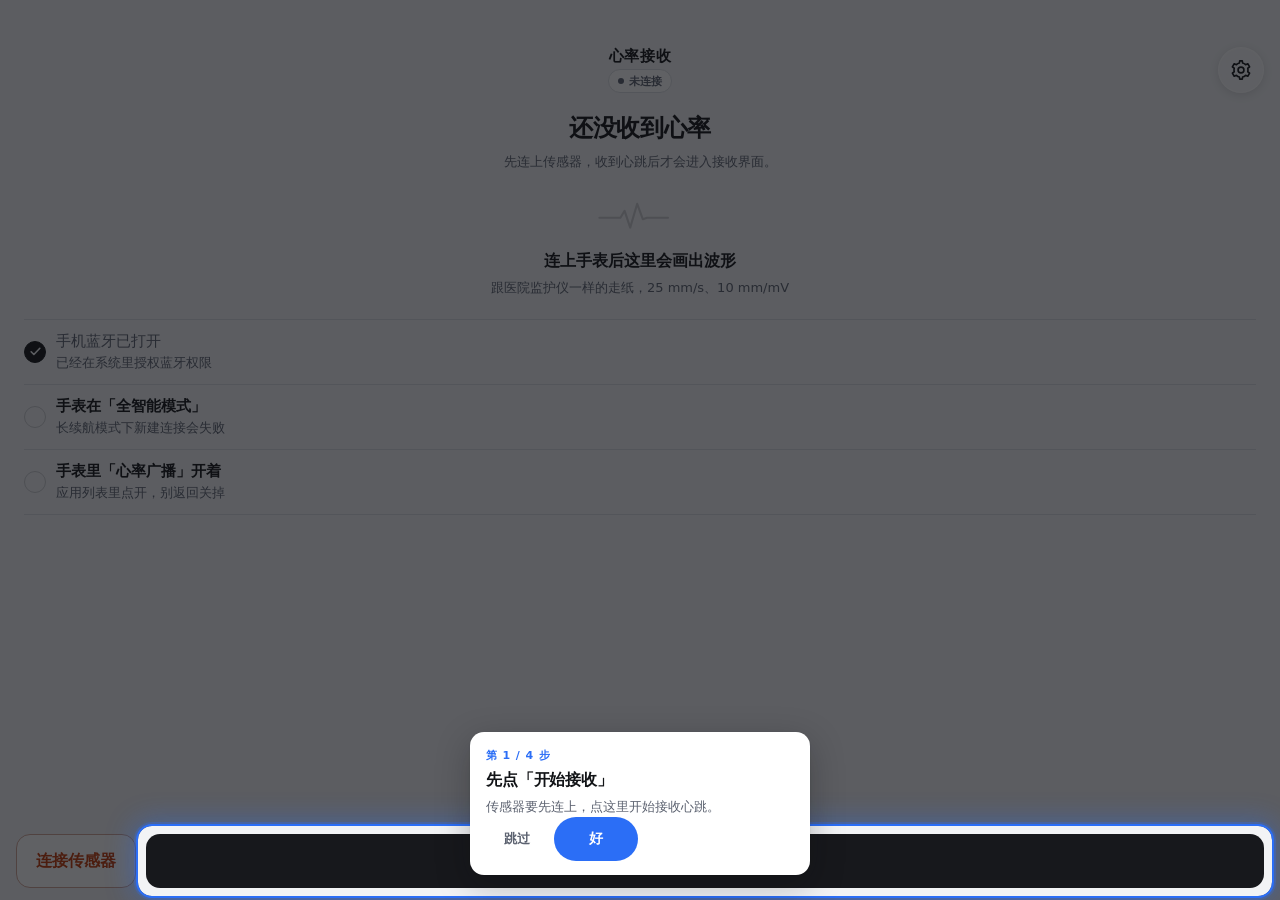
<file: app/src/main/assets/app.html>
<!DOCTYPE html>
<html lang="zh-CN">
<head>
<meta charset="UTF-8">
<title>心率接收</title>
<script>location.replace('waiting.html');</script>
</head>
<body style="background:#F2F3F5;margin:0"></body>
</html>
</file>
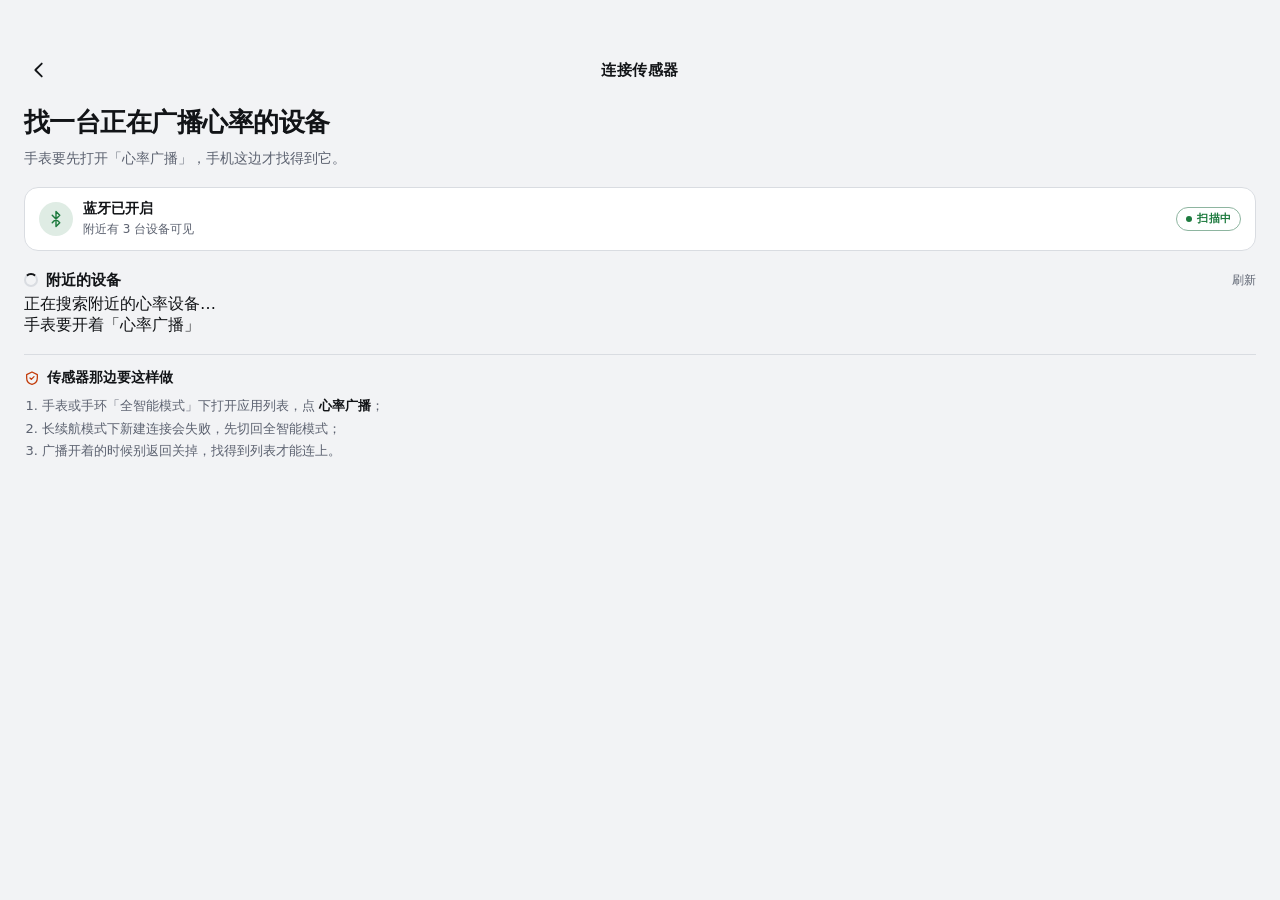
<file: app/src/main/assets/connect.html>
<!DOCTYPE html>
<html lang="zh-CN" data-theme="light">
<head>
<meta charset="UTF-8">
<meta name="viewport" content="width=device-width, initial-scale=1, viewport-fit=cover, user-scalable=no">
<meta name="theme-color" content="#F2F3F5">
<meta name="dsh-design" content="app">
<title>连接传感器 · 心率接收</title>
<link rel="stylesheet" href="tokens.css">
<link rel="stylesheet" href="app.css">
<style>
/* ===== 连接页 ===== */
.hero { padding: 10px 24px 0; flex-shrink: 0; }
.hero h1 { margin: 0; font-size: 26px; font-weight: 700; letter-spacing: -.02em; line-height: 1.25; }
.hero p { margin: 8px 0 0; font-size: 14px; line-height: 1.6; color: var(--muted); max-width: 30em; }

/* 蓝牙准备条 */
.ble-state {
  display: flex; align-items: center; gap: 10px;
  margin: 18px 24px 0; padding: 12px 14px;
  border-radius: var(--radius); background: var(--surface);
  border: 1px solid var(--line); flex-shrink: 0;
}
.ble-state .ico {
  width: 34px; height: 34px; border-radius: 50%; flex-shrink: 0;
  display: grid; place-items: center; background: var(--surface-2); color: var(--text);
}
.ble-state .ico svg { width: 18px; height: 18px; }
.ble-state .txt { flex: 1; min-width: 0; }
.ble-state .t1 { font-size: 14px; font-weight: 600; }
.ble-state .t2 { font-size: 12px; color: var(--muted); margin-top: 3px; }
.ble-state.is-ready .ico { background: color-mix(in srgb, var(--ok) 14%, var(--surface)); color: var(--ok); }

/* 扫描状态 */
.scan-row {
  display: flex; align-items: center; justify-content: space-between;
  margin: 20px 24px 4px; flex-shrink: 0;
}
.scan-row .l { display: flex; align-items: center; gap: 8px; font-size: 15px; font-weight: 600; }
.scan-row .l .ring {
  width: 14px; height: 14px; border-radius: 50%;
  border: 2px solid var(--line); border-top-color: var(--text);
  animation: spin 1s linear infinite;
}
@keyframes spin { to { transform: rotate(360deg); } }
.scan-row .r { font-size: 12px; color: var(--muted); }

/* 设备列表 */
.device-list { padding: 0 24px; flex-shrink: 0; }
.device {
  display: flex; align-items: center; gap: 12px; width: 100%;
  padding: 14px 2px; border-top: 1px solid var(--line);
  text-align: left; position: relative;
  color: inherit; text-decoration: none;
}
.device:last-child { border-bottom: 1px solid var(--line); }
.device .avatar {
  width: 42px; height: 42px; border-radius: 50%; flex-shrink: 0;
  display: grid; place-items: center;
  background: var(--surface); border: 1px solid var(--line); color: var(--text);
}
.device .avatar svg { width: 20px; height: 20px; }
.device .body { flex: 1; min-width: 0; }
.device .name { font-size: 15px; font-weight: 600; letter-spacing: .01em; }
.device .meta { font-size: 12px; color: var(--muted); margin-top: 3px; display: flex; align-items: center; gap: 6px; }
.device .meta .sep { width: 3px; height: 3px; border-radius: 50%; background: var(--line-strong); }
.device .signal { display: flex; align-items: flex-end; gap: 2px; height: 14px; flex-shrink: 0; }
.device .signal i { width: 3px; border-radius: 1px; background: var(--line-strong); display: block; }
.device .signal i.on { background: var(--text); }
.device .go {
  width: 30px; height: 30px; border-radius: 50%; flex-shrink: 0;
  display: grid; place-items: center; color: var(--muted);
}
.device .go svg { width: 16px; height: 16px; }
.device:hover { background: color-mix(in srgb, var(--surface) 60%, transparent); }
.device:active .avatar { background: var(--surface-2); }
.device.is-near .name { color: var(--text); }

/* 底部提示 */
.tip-block {
  margin: 18px 24px 0; padding: 14px 0 0;
  border-top: 1px solid var(--line);
  flex-shrink: 0;
}
.tip-block .h {
  display: flex; align-items: center; gap: 7px;
  font-size: 14px; font-weight: 600;
}
.tip-block .h svg { width: 16px; height: 16px; color: var(--accent); flex-shrink: 0; }
.tip-block ol {
  margin: 8px 0 0; padding-left: 18px;
  font-size: 13px; line-height: 1.75; color: var(--muted);
}
.tip-block ol b { color: var(--text); font-weight: 600; }

.space { flex: 1; min-height: 8px; }
</style>
<script src="crash.js"></script>
</head>
<body data-level="connect">

<main class="screen is-active">
  <header class="topbar">
    <a class="icon-btn back-btn" href="#" data-back>
      <svg viewBox="0 0 24 24" fill="none" stroke="currentColor" stroke-width="2" stroke-linecap="round" stroke-linejoin="round" aria-hidden="true"><path d="M15 5l-7 7 7 7"/></svg>
    </a>
    <div class="topbar-mid"><div class="tb-title">连接传感器</div></div>
    <div style="width:46px"></div>
  </header>

  <section class="hero">
    <h1>找一台正在广播心率的设备</h1>
    <p>手表要先打开「心率广播」，手机这边才找得到它。</p>
  </section>

  <div class="ble-state is-ready">
    <div class="ico">
      <svg viewBox="0 0 24 24" fill="none" stroke="currentColor" stroke-width="1.9" stroke-linecap="round" stroke-linejoin="round" aria-hidden="true">
        <path d="M7 7l10 10-5 5V2l5 5L7 17"/>
      </svg>
    </div>
    <div class="txt">
      <div class="t1">蓝牙已开启</div>
      <div class="t2">附近有 3 台设备可见</div>
    </div>
    <span class="pill is-live"><i class="dot"></i>扫描中</span>
  </div>

  <div class="scan-row">
    <div class="l"><i class="ring"></i>附近的设备</div>
    <div class="r">刷新</div>
  </div>

  <div class="device-list">
    <div class="empty-scan"><div class="t">正在搜索附近的心率设备…</div><div class="d">手表要开着「心率广播」</div></div>
  </div>

  <div class="tip-block">
    <div class="h">
      <svg viewBox="0 0 24 24" fill="none" stroke="currentColor" stroke-width="1.9" stroke-linecap="round" stroke-linejoin="round" aria-hidden="true"><path d="M12 3l8 4v5c0 4.6-3.2 8.4-8 9.5C7.2 20.4 4 16.6 4 12V7z"/><path d="M9 12l2 2 4-4"/></svg>
      传感器那边要这样做
    </div>
    <ol>
      <li>手表或手环「全智能模式」下打开应用列表，点 <b>心率广播</b>；</li>
      <li>长续航模式下新建连接会失败，先切回全智能模式；</li>
      <li>广播开着的时候别返回关掉，找得到列表才能连上。</li>
    </ol>
  </div>

  <div class="space"></div>
</main>

<script>
/* 轻量日志：任何页面都能调 HRLog(msg, level)，存 localStorage，devlog.html 里看 */
window.HRLog = window.HRLog || function (msg, level) {
  try {
    var K = 'heart.logs';
    var list = JSON.parse(localStorage.getItem(K) || '[]');
    list.push({ t: Date.now(), msg: String(msg), level: level || '' });
    if (list.length > 1000) list = list.slice(-1000);
    localStorage.setItem(K, JSON.stringify(list));
  } catch (e) {}
};
</script>
<script src="native.js"></script>
<script src="native-hook.js"></script>
<script src="nav.js"></script>
</body>
</html>
</file>
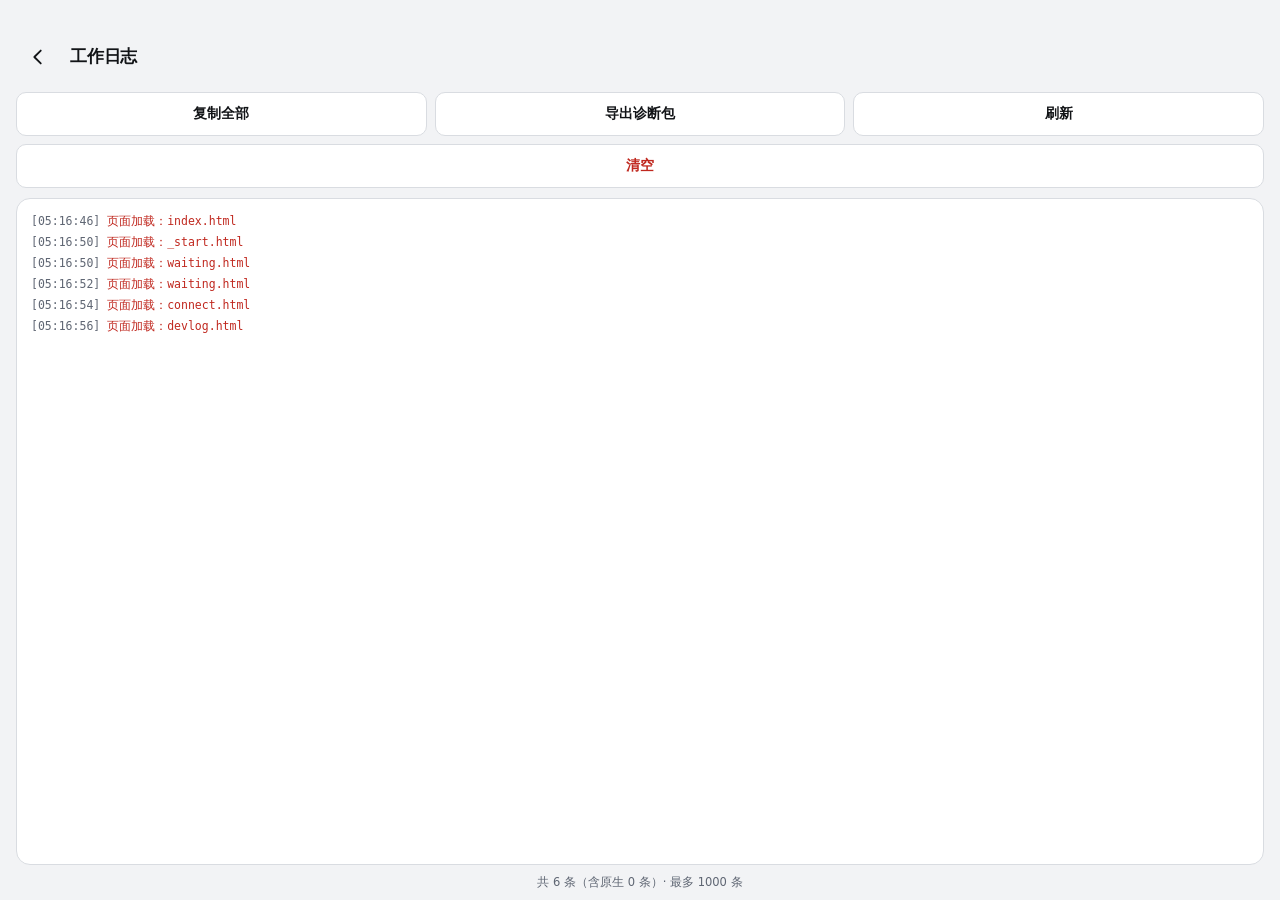
<file: app/src/main/assets/devlog.html>
<!DOCTYPE html>
<html lang="zh-CN" data-theme="light">
<head>
<meta charset="UTF-8">
<meta name="viewport" content="width=device-width, initial-scale=1, viewport-fit=cover, user-scalable=no">
<meta name="theme-color" content="#F2F3F5">
<meta name="dsh-design" content="app 361x794">
<title>工作日志 · 心率接收</title>
<link rel="stylesheet" href="tokens.css">
<link rel="stylesheet" href="app.css">
<style>
  .log-wrap {
    position: fixed; inset: 0;
    display: flex; flex-direction: column;
    background: var(--bg);
    /* 顶部要多留：状态栏 + 一点呼吸空间，别让标题贴上边缘被挖孔挡 */
    padding: calc(var(--safe-t) + 34px) 0 calc(var(--safe-b) + 10px);
  }
  .log-head {
    display: flex; align-items: center; gap: 10px;
    padding: 0 16px 12px; flex-shrink: 0;
  }
  .log-head .back {
    width: 44px; height: 44px; border-radius: 50%;
    display: grid; place-items: center; color: var(--text);
  }
  .log-head .back svg { width: 22px; height: 22px; }
  .log-head h1 { font-size: 17px; font-weight: 700; letter-spacing: -.01em; }

  .log-bar {
    display: flex; flex-wrap: wrap; gap: 8px; padding: 0 16px 10px; flex-shrink: 0;
  }
  .log-bar button {
    flex: 1 1 30%; min-width: 96px; height: 44px; border-radius: var(--radius-sm);
    background: var(--surface); border: 1px solid var(--line);
    font-size: 13.5px; font-weight: 600; color: var(--text);
  }
  .log-bar button:active { transform: scale(.98); }
  .log-bar .danger { color: #C0281F; }

  .log-body {
    flex: 1; min-height: 0; overflow-y: auto;
    margin: 0 16px;
    background: var(--surface);
    border: 1px solid var(--line);
    border-radius: var(--radius);
    padding: 12px 14px;
    -webkit-overflow-scrolling: touch;
  }
  .log-line {
    font-family: "SF Mono", "Cascadia Mono", ui-monospace, monospace;
    font-size: 11.5px; line-height: 1.65;
    color: var(--text);
    word-break: break-all;
    white-space: pre-wrap;
    padding: 1px 0;
  }
  .log-line .t { color: var(--faint); }
  .log-line.ok   { color: #1D7A3E; }
  .log-line.err  { color: #C0281F; }
  .log-line.warn { color: #8A5200; }
  .log-line.info { color: #2B5BA8; }

  .log-empty {
    text-align: center; padding: 46px 16px;
    color: var(--muted); font-size: 13.5px; line-height: 1.8;
  }

  .log-foot {
    padding: 10px 16px 0; flex-shrink: 0;
    font-size: 11.5px; color: var(--faint); text-align: center;
  }
</style>
<script src="crash.js"></script>
</head>
<body>

<div class="log-wrap">
  <div class="log-head">
    <a class="back" href="settings.html" aria-label="返回">
      <svg viewBox="0 0 24 24" fill="none" stroke="currentColor" stroke-width="2" stroke-linecap="round" stroke-linejoin="round"><path d="M15 5l-7 7 7 7"/></svg>
    </a>
    <h1>工作日志</h1>
  </div>

  <div class="log-bar">
    <button type="button" id="copyLog">复制全部</button>
    <button type="button" id="exportLog">导出诊断包</button>
    <button type="button" id="refreshLog">刷新</button>
    <button type="button" class="danger" id="clearLog">清空</button>
  </div>

  <div class="log-body" id="logBody">
    <div class="log-empty" id="logEmpty">
      还没有日志。<br>
      操作一下蓝牙扫描或连接，<br>
      这里会记录下每一步。
    </div>
  </div>

  <div class="log-foot" id="logFoot"></div>
</div>

<script src="native.js"></script>
<script>
(function () {
  const KEY = 'heart.logs';
  const MAX = 1000;                         // 最多留 1000 条，超出自动丢最老的
  const body = document.getElementById('logBody');
  const empty = document.getElementById('logEmpty');
  const foot = document.getElementById('logFoot');

  function load() {
    try {
      const raw = localStorage.getItem(KEY);
      return raw ? JSON.parse(raw) : [];
    } catch (e) { return []; }
  }

  function save(list) {
    try {
      localStorage.setItem(KEY, JSON.stringify(list.slice(-MAX)));
    } catch (e) {}
  }

  function fmtTime(ms) {
    const d = new Date(ms);
    const p = (n) => String(n).padStart(2, '0');
    return p(d.getHours()) + ':' + p(d.getMinutes()) + ':' + p(d.getSeconds());
  }

  /* 原生日志（console / JS 报错）也一起显示，标成 [原生] */
  function nativeList() {
    try {
      if (window.Native && window.Native.getNativeLogs) {
        var raw = window.Native.getNativeLogs();
        return raw ? JSON.parse(raw) : [];
      }
    } catch (e) {}
    return [];
  }

  function render() {
    const list = load();
    if (!list.length) {
      body.innerHTML = '';
      body.appendChild(empty);
      empty.style.display = 'block';
      foot.textContent = '用开发者选项里的功能操作时，会自动记录';
      return;
    }
    empty.style.display = 'none';
    var nl = nativeList();
    var merged = list.concat(nl.map(function(x){
      return { t: x.t, msg: '[原生] ' + x.msg, level: x.level };
    })).sort(function(a,b){ return (a.t||0) - (b.t||0); });
    body.innerHTML = merged.map((it) => {
      const cls = it.level || '';
      const text = String(it.msg || '')
        .replace(/&/g, '&amp;').replace(/</g, '&lt;').replace(/>/g, '&gt;');
      return '<div class="log-line ' + cls + '"><span class="t">[' + fmtTime(it.t) + ']</span> ' + text + '</div>';
    }).join('');
    // 滚到底，最新在最下面
    body.scrollTop = body.scrollHeight;
    foot.textContent = '共 ' + list.length + ' 条（含原生 ' + nl.length + ' 条）· 最多 ' + MAX + ' 条';
  }

  /* ----- 按钮 ----- */
  document.getElementById('refreshLog').addEventListener('click', render);

  document.getElementById('copyLog').addEventListener('click', () => {
    const list = load();
    if (!list.length) { alert('还没有日志'); return; }
    const txt = list.map((it) =>
      '[' + fmtTime(it.t) + '] ' + String(it.msg || '')).join('\n');
    const done = () => alert('已复制，粘贴发给我就行');

    if (navigator.clipboard && navigator.clipboard.writeText) {
      navigator.clipboard.writeText(txt).then(done).catch(() => fallback(txt, done));
    } else {
      fallback(txt, done);
    }
  });

  function fallback(txt, done) {
    const ta = document.createElement('textarea');
    ta.value = txt;
    ta.style.cssText = 'position:fixed;left:-9999px';
    document.body.appendChild(ta);
    ta.select();
    try { document.execCommand('copy'); done(); }
    catch (e) { alert('复制失败，请长按日志手动选'); }
    ta.remove();
  }

  document.getElementById('exportLog').addEventListener('click', () => {
    var list = load();
    var nl = nativeList();
    var lines = [];
    lines.push('=== 心率接收 · 诊断包 ===');
    lines.push('导出时间：' + new Date().toLocaleString('zh-CN'));
    lines.push('');

    /* 环境 */
    lines.push('--- 环境 ---');
    lines.push('UA: ' + navigator.userAgent);
    lines.push('视口: ' + window.innerWidth + 'x' + window.innerHeight +
               ' @' + (window.devicePixelRatio || 1));
    lines.push('环境: ' + ((window.Native && window.Native.isNative) ? 'APK' : '网页'));
    try {
      if (window.Native && window.Native.getPermissionStatus) {
        var d = window.Native.getPermissionStatus();
        if (d) {
          (d.perms || []).forEach(function (p) {
            lines.push('权限 ' + p.label + '(' + p.name + '): ' + (p.granted ? '已给' : '未给') +
                       (p.required ? ' [必需]' : ''));
          });
          if (d.env) {
            lines.push('设备: ' + (d.env.brand || '') + ' ' + (d.env.model || '') +
                       ' Android ' + (d.env.androidVersion || '?') + ' (SDK' + (d.env.sdk || '?') + ')');
            lines.push('蓝牙: ' + (d.env.bluetoothOn ? '已开' : '未开'));
          }
        }
      }
    } catch (e) {}
    lines.push('');

    /* 业务日志 */
    lines.push('--- 业务日志（' + list.length + ' 条）---');
    list.forEach(function (it) {
      lines.push('[' + fmtTime(it.t) + '] ' + String(it.msg || ''));
    });
    lines.push('');

    /* 原生日志 */
    lines.push('--- 原生日志/控制台（' + nl.length + ' 条）---');
    nl.forEach(function (it) {
      lines.push('[' + fmtTime(it.t) + '] (' + (it.level || '') + ') ' + String(it.msg || ''));
    });
    lines.push('');
    lines.push('=== 结束 ===');

    var txt = lines.join('\n');
    var name = '心率接收诊断_' + new Date().toISOString().slice(0, 19).replace(/[:T]/g, '-') + '.txt';

    /* APK 里存到相册/下载；网页里走下载 */
    if (window.Native && window.Native.saveToGallery) {
      /* 用文本套一个 dataURL 存，简单可靠 */
      var enc = encodeURIComponent(txt);
      try {
        window.Native.saveToGallery('data:text/plain;charset=utf-8,' + enc, name);
        alert('诊断包已保存到相册或下载目录');
        return;
      } catch (e) {}
    }
    var blob = new Blob([txt], { type: 'text/plain;charset=utf-8' });
    var url = URL.createObjectURL(blob);
    var a = document.createElement('a');
    a.href = url; a.download = name;
    document.body.appendChild(a); a.click(); a.remove();
    setTimeout(function () { URL.revokeObjectURL(url); }, 1000);
    alert('诊断包已下载');
  });

  document.getElementById('clearLog').addEventListener('click', () => {
    if (!confirm('清空全部日志？')) return;
    save([]);
    render();
  });

  /* ----- 对外接口：任何页面都能写日志 ----- */
  window.HRLog = function (msg, level) {
    const list = load();
    list.push({ t: Date.now(), msg: String(msg), level: level || '' });
    save(list);
  };

  render();
})();
</script>
</body>
</html>
</file>
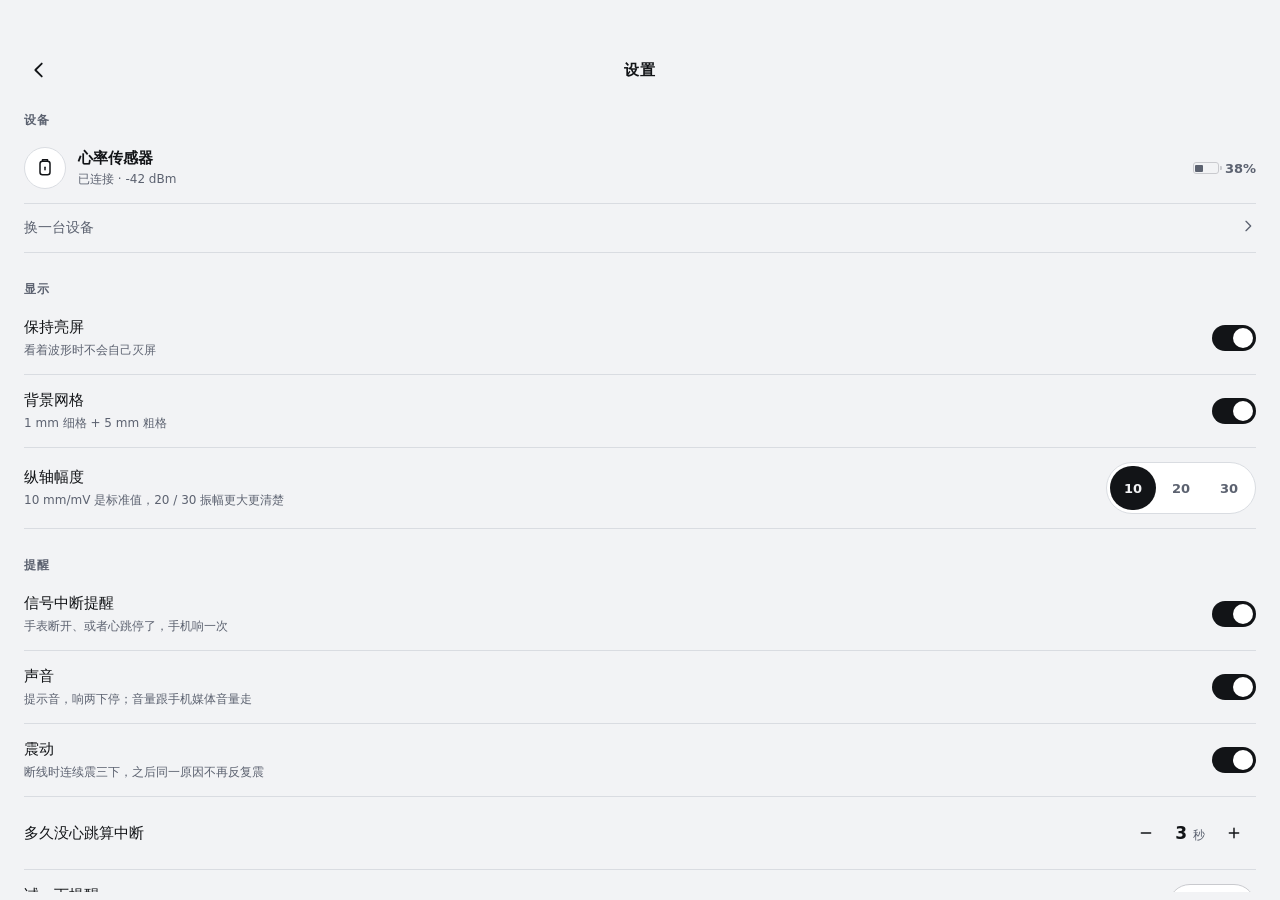
<file: app/src/main/assets/settings.html>
<!DOCTYPE html>
<html lang="zh-CN" data-theme="light">
<head>
<meta charset="UTF-8">
<meta name="viewport" content="width=device-width, initial-scale=1, viewport-fit=cover, user-scalable=no">
<meta name="theme-color" content="#F2F3F5">
<meta name="dsh-design" content="app">
<title>设置 · 心率接收</title>
<link rel="stylesheet" href="tokens.css">
<link rel="stylesheet" href="app.css">
<style>
/* ===== 设置页：轻线条分组，不堆卡片 ===== */
.settings-scroll {
  flex: 1; min-height: 0; overflow-y: auto; overflow-x: hidden;
  padding-bottom: 12px;
  -webkit-overflow-scrolling: touch;
}
.group { padding: 0 24px; margin-top: 10px; }
.group + .group { margin-top: 22px; }
.group-title {
  font-size: 12px; font-weight: 700; letter-spacing: .1em;
  color: var(--muted); padding: 6px 0 4px;
}
.set-row { padding: 14px 0; }
/* 开发者选项默认藏起来。用 display:none 显式写，不依赖 [hidden] 属性，
   避免某些浏览器/布局把它忽略掉。 */
.set-row[hidden] { display: none !important; }
.group[hidden] { display: none !important; }
.mini-btn {
  padding: 8px 14px; border-radius: var(--radius-pill);
  background: var(--surface-2); color: var(--text);
  font-size: 13px; font-weight: 600; white-space: nowrap;
}
.mini-btn:active { transform: scale(.96); }
.set-row:last-child { border-bottom: 1px solid var(--line); }
.set-k { font-size: 15px; color: var(--text); }
.set-d { font-size: 12px; color: var(--muted); margin-top: 4px; line-height: 1.5; }
.set-l { flex: 1; min-width: 0; }

 /* 开关：轨道用 span.track，滑块用 span.knob（span 不吃 button 的全局样式） */
.switch {
  appearance: none; -webkit-appearance: none;
  display: block; flex-shrink: 0; position: relative;
  width: 44px; height: 44px; padding: 0; margin: 0;
  border: 0; border-radius: 0;
  background: none;
}
.switch .track {
  display: block;
  position: absolute; top: 9px; left: 0;
  width: 44px; height: 26px; border-radius: 999px;
  background: var(--surface-2);
  transition: background .18s var(--ease);
}
.switch .knob {
  display: block;
  position: absolute; top: 12px; left: 3px;
  width: 20px; height: 20px; border-radius: 50%;
  background: #fff; box-shadow: 0 1px 3px rgba(0, 0, 0, .2);
  transition: transform .18s var(--ease);
}
.switch.is-on .track { background: var(--text); }
.switch.is-on .knob { transform: translateX(18px); }

/* 数值行 */
.val-row {
  display: flex; align-items: center; justify-content: space-between;
  padding: 14px 0; border-bottom: 1px solid var(--line);
}
.val-row .k { font-size: 15px; }
.val-row .v {
  display: flex; align-items: center; gap: 6px;
  font-family: var(--num); font-size: 17px; font-weight: 600; font-variant-numeric: tabular-nums;
}
.val-row .v .unit { font-family: var(--font); font-size: 12px; color: var(--muted); font-weight: 500; }
.stepper { display: flex; align-items: center; gap: 2px; }
.stepper button {
  width: 44px; height: 44px; border-radius: 50%;
  display: grid; place-items: center; color: var(--text);
  transition: background .15s;
}
.stepper button:active { background: var(--surface-2); }
.stepper button svg { width: 16px; height: 16px; }
.stepper .n { min-width: 40px; text-align: center; font-family: var(--num); font-size: 17px; font-weight: 600; }

/* 分段选择 */
.seg {
  display: inline-flex; padding: 3px; gap: 2px;
  background: var(--surface); border: 1px solid var(--line);
  border-radius: var(--radius-pill);
}
.seg button {
  height: 44px; min-width: 46px; padding: 0 12px; border-radius: var(--radius-pill);
  font-size: 13px; font-weight: 600; color: var(--muted);
  transition: background .15s, color .15s;
}
.seg button.is-on { background: var(--text); color: var(--bg); }

/* 目标区间预览 */
.range-preview {
  margin: 12px 0 0; padding: 14px 0 6px;
  border-bottom: 1px solid var(--line);
}
.range-bar {
  position: relative; height: 6px; border-radius: 3px;
  background: var(--surface-2); overflow: hidden;
}
.range-bar .fill {
  position: absolute; top: 0; bottom: 0; border-radius: 3px;
  background: var(--text);
}
.range-bar .mark {
  position: absolute; top: -4px; width: 2px; height: 14px;
  background: var(--accent); border-radius: 1px;
}
.range-label {
  display: flex; justify-content: space-between;
  margin-top: 8px; font-family: var(--num); font-size: 11px; color: var(--muted);
}
.range-label b { color: var(--accent); font-weight: 700; }

/* 设备卡 */
.device-card {
  display: flex; align-items: center; gap: 12px;
  padding: 14px 0; border-bottom: 1px solid var(--line);
}
.device-card .avatar {
  width: 42px; height: 42px; border-radius: 50%; flex-shrink: 0;
  display: grid; place-items: center;
  background: var(--surface); border: 1px solid var(--line);
}
.device-card .avatar svg { width: 20px; height: 20px; }
.device-card .body { flex: 1; min-width: 0; }
.device-card .name { font-size: 15px; font-weight: 600; }
.device-card .meta { font-size: 12px; color: var(--muted); margin-top: 3px; }
.battery { display: flex; align-items: center; gap: 6px; font-family: var(--num); font-size: 13px; font-weight: 600; color: var(--muted); }
.battery .b {
  width: 26px; height: 12px; border-radius: 3px;
  border: 1.5px solid var(--line-strong); position: relative; padding: 1.5px;
}
.battery .b::after {
  content: ""; position: absolute; right: -4px; top: 3px;
  width: 2px; height: 4px; border-radius: 0 1px 1px 0; background: var(--line-strong);
}
.battery .b i { display: block; height: 100%; width: 38%; border-radius: 1px; background: var(--muted); }

/* 关于 */
.about { padding: 14px 0 0; display: flex; justify-content: space-between; font-size: 13px; color: var(--muted); }
.about b { color: var(--text); font-weight: 600; font-family: var(--num); }

/* 危险操作 */
.danger-row {
  display: flex; align-items: center; justify-content: center;
  width: 100%; min-height: 52px;
  padding: 14px 0; border-top: 1px solid var(--line);
  font-size: 14px; font-weight: 600; color: var(--danger);
  background: none; cursor: pointer;
}
.danger-row:active { background: color-mix(in srgb, var(--danger) 8%, transparent); }

/* 试一下按钮 */
.try-btn {
  height: 44px; min-width: 88px; padding: 0 16px;
  border-radius: var(--radius-pill);
  background: var(--surface); border: 1px solid var(--line-strong);
  font-size: 14px; font-weight: 600; color: var(--text);
  flex-shrink: 0;
  transition: background .15s, transform .12s var(--ease);
}
.try-btn:active { transform: scale(.97); background: var(--surface-2); }
</style>
</head>
<body data-level="settings">

<main class="screen is-active">
  <header class="topbar">
    <a class="icon-btn back-btn" href="#" data-back>
      <svg viewBox="0 0 24 24" fill="none" stroke="currentColor" stroke-width="2" stroke-linecap="round" stroke-linejoin="round" aria-hidden="true"><path d="M15 5l-7 7 7 7"/></svg>
    </a>
    <div class="topbar-mid"><div class="tb-title">设置</div></div>
    <div style="width:46px"></div>
  </header>

  <div class="settings-scroll">

    <!-- 设备 -->
    <section class="group">
      <div class="group-title">设备</div>
      <div class="device-card">
        <div class="avatar">
          <svg viewBox="0 0 24 24" fill="none" stroke="currentColor" stroke-width="1.8" stroke-linecap="round" stroke-linejoin="round" aria-hidden="true"><rect x="6" y="4" width="12" height="16" rx="3"/><path d="M9 4V2h6v2"/><path d="M12 11v3"/></svg>
        </div>
        <div class="body">
          <div class="name">心率传感器</div>
          <div class="meta">已连接 · -42 dBm</div>
        </div>
        <div class="battery">
          <span class="b"><i></i></span>38%
        </div>
      </div>
      <a class="device-card" href="connect.html" style="text-decoration:none;color:inherit">
        <div class="body"><div class="name" style="font-size:14px;color:var(--muted);font-weight:500">换一台设备</div></div>
        <div class="go" style="color:var(--muted)">
          <svg width="16" height="16" viewBox="0 0 24 24" fill="none" stroke="currentColor" stroke-width="2" stroke-linecap="round" stroke-linejoin="round" aria-hidden="true"><path d="M9 5l7 7-7 7"/></svg>
        </div>
      </a>
    </section>

    <!-- 显示 -->
    <section class="group">
      <div class="group-title">显示</div>
      <div class="set-row">
        <div class="set-l">
          <div class="set-k">保持亮屏</div>
          <div class="set-d">看着波形时不会自己灭屏</div>
        </div>
        <button class="switch is-on" data-key="keepAwake" aria-label="保持亮屏" aria-pressed="true"><span class="track"></span><span class="knob"></span></button>
      </div>
      <div class="set-row">
        <div class="set-l">
          <div class="set-k">背景网格</div>
          <div class="set-d">1 mm 细格 + 5 mm 粗格</div>
        </div>
        <button class="switch is-on" data-key="grid" aria-label="背景网格" aria-pressed="true"><span class="track"></span><span class="knob"></span></button>
      </div>
      <div class="set-row">
        <div class="set-l">
          <div class="set-k">纵轴幅度</div>
          <div class="set-d">10 mm/mV 是标准值，20 / 30 振幅更大更清楚</div>
        </div>
        <div class="seg" data-key="amp">
          <button type="button" class="is-on">10</button>
          <button type="button">20</button>
          <button type="button">30</button>
        </div>
      </div>
      <div class="set-row" id="orientRow" hidden>
        <div class="set-l">
          <div class="set-k">屏幕方向</div>
          <div class="set-d">开发者选项 · 不跟手机自动转</div>
        </div>
        <div class="seg" data-key="orient">
          <button type="button" class="is-on" data-screen="portrait">竖屏</button>
          <button type="button" data-screen="landscape">横屏</button>
        </div>
      </div>
    </section>

    <!-- 提醒 -->
    <section class="group">
      <div class="group-title">提醒</div>

      <div class="set-row">
        <div class="set-l">
          <div class="set-k">信号中断提醒</div>
          <div class="set-d">手表断开、或者心跳停了，手机响一次</div>
        </div>
        <button class="switch is-on" data-key="lostAlarm" aria-label="信号中断提醒" aria-pressed="true"><span class="track"></span><span class="knob"></span></button>
      </div>
      <div class="set-row">
        <div class="set-l">
          <div class="set-k">声音</div>
          <div class="set-d">提示音，响两下停；音量跟手机媒体音量走</div>
        </div>
        <button class="switch is-on" data-key="sound" aria-label="声音提醒" aria-pressed="true"><span class="track"></span><span class="knob"></span></button>
      </div>
      <div class="set-row">
        <div class="set-l">
          <div class="set-k">震动</div>
          <div class="set-d">断线时连续震三下，之后同一原因不再反复震</div>
        </div>
        <button class="switch is-on" data-key="vibrate" aria-label="震动提醒" aria-pressed="true"><span class="track"></span><span class="knob"></span></button>
      </div>

      <div class="val-row">
        <div class="k">多久没心跳算中断</div>
        <div class="stepper" data-key="lostSec" data-min="1" data-max="10" data-step="1">
          <button type="button" aria-label="缩短判定时间"><svg viewBox="0 0 24 24" fill="none" stroke="currentColor" stroke-width="2.2" stroke-linecap="round"><path d="M5 12h14"/></svg></button>
          <span class="n">3 <small style="font-family:var(--font);font-size:12px;color:var(--muted);font-weight:500">秒</small></span>
          <button type="button" aria-label="延长判定时间"><svg viewBox="0 0 24 24" fill="none" stroke="currentColor" stroke-width="2.2" stroke-linecap="round"><path d="M12 5v14M5 12h14"/></svg></button>
        </div>
      </div>

      <div class="set-row">
        <div class="set-l">
          <div class="set-k">试一下提醒</div>
          <div class="set-d">点一下，听听声音、感受震动</div>
        </div>
        <button class="try-btn" type="button" id="tryAlarm">试一下</button>
      </div>

      <div class="set-row" style="border-bottom:0">
        <div class="set-l">
          <div class="set-k">心率超出范围时提醒</div>
          <div class="set-d">低于下限或高于上限时也响一次</div>
        </div>
        <button class="switch" data-key="rangeAlarm" aria-label="心率超出范围时提醒" aria-pressed="false"><span class="track"></span><span class="knob"></span></button>
      </div>

      <div class="val-row">
        <div class="k">下限</div>
        <div class="stepper" data-key="low" data-min="30" data-max="120" data-step="5">
          <button type="button" aria-label="减小下限"><svg viewBox="0 0 24 24" fill="none" stroke="currentColor" stroke-width="2.2" stroke-linecap="round"><path d="M5 12h14"/></svg></button>
          <span class="n">50</span>
          <button type="button" aria-label="增大下限"><svg viewBox="0 0 24 24" fill="none" stroke="currentColor" stroke-width="2.2" stroke-linecap="round"><path d="M12 5v14M5 12h14"/></svg></button>
        </div>
      </div>
      <div class="val-row">
        <div class="k">上限</div>
        <div class="stepper" data-key="high" data-min="60" data-max="200" data-step="5">
          <button type="button" aria-label="减小上限"><svg viewBox="0 0 24 24" fill="none" stroke="currentColor" stroke-width="2.2" stroke-linecap="round"><path d="M5 12h14"/></svg></button>
          <span class="n">120</span>
          <button type="button" aria-label="增大上限"><svg viewBox="0 0 24 24" fill="none" stroke="currentColor" stroke-width="2.2" stroke-linecap="round"><path d="M12 5v14M5 12h14"/></svg></button>
        </div>
      </div>

      <div class="range-preview">
        <div class="range-bar">
          <div class="fill" style="left:25%;right:20%"></div>
          <div class="mark" style="left:58.5%"></div>
        </div>
        <div class="range-label"><span>30</span><span>正常区间 50–120</span><span>150</span></div>
        <div class="range-label" style="margin-top:2px"><span></span><span>当前 <b>78</b> bpm</span><span></span></div>
      </div>
    </section>

    <!-- 关于 -->
    <section class="group">
      <div class="group-title">关于</div>
      <div class="about"><span>心率接收</span><b id="appVersion">v0.1</b></div>
      <div class="about" style="padding-top:8px"><span>最低系统要求</span><b style="font-family:var(--font)">Android 11</b></div>
      <div class="about" id="aboutProto" style="padding-top:8px;cursor:pointer;-webkit-user-select:none;user-select:none"><span>协议</span><b style="font-family:var(--font)">蓝牙心率服务 GATT 0x180D</b></div>
      <div id="devHint" style="display:none;padding-top:10px;font-size:12px;color:var(--muted)"></div>
    </section>

    <!-- 开发者选项（连点协议 7 次解锁后显示） -->
    <section class="group" id="devPanel" hidden>
      <div class="group-title" style="color:#C23A08">开发者选项</div>

      <div class="set-row">
        <div class="set-l">
          <div class="set-k">假传感器</div>
          <div class="set-d">模拟一台心率设备，用来在没有手表时测试界面</div>
        </div>
        <button class="switch" id="devFake" type="button" aria-pressed="false" aria-label="假传感器"><span class="track"></span><span class="knob"></span></button>
      </div>

      <div class="set-row">
        <div class="set-l">
          <div class="set-k">工作日志</div>
          <div class="set-d">记录蓝牙、扫描、连接的过程，出问题时截图给我</div>
        </div>
        <button class="mini-btn" id="devLogBtn" type="button">查看</button>
      </div>

      <div class="set-row">
        <div class="set-l">
          <div class="set-k">手动指定心率</div>
          <div class="set-d">把心率钉死在设定值，用来看波形和颜色对不对</div>
        </div>
        <div style="display:flex;align-items:center;gap:8px;flex-shrink:0">
          <output id="fixHrVal" style="min-width:50px;text-align:right;font-size:14px;font-weight:700;color:var(--text)">自动</output>
          <button class="mini-btn" id="devFixHr" type="button">启用</button>
        </div>
      </div>
      <div class="set-row" style="padding-top:0">
        <input id="fixHrRange" type="range" min="30" max="200" step="1" value="75" style="width:100%;accent-color:#C23A08">
      </div>

      <div class="set-row">
        <div class="set-l">
          <div class="set-k">强制断开</div>
          <div class="set-d">模拟手表掉线，检查断线提醒和保存弹窗</div>
        </div>
        <button class="mini-btn" id="devDrop" type="button">触发</button>
      </div>

      <div class="set-row">
        <div class="set-l">
          <div class="set-k">心率序列测试</div>
          <div class="set-d">自动跑 50 → 100 → 140 → 40，检查颜色和告警</div>
        </div>
        <button class="mini-btn" id="devSeq" type="button">开始</button>
      </div>

      <div class="set-row">
        <div class="set-l">
          <div class="set-k">权限状态</div>
          <div class="set-d" id="devPerm">点「检查」看哪些权限给了</div>
        </div>
        <button class="mini-btn" id="devPermBtn" type="button">检查</button>
      </div>

      <div class="set-row">
        <div class="set-l">
          <div class="set-k">清空本地数据</div>
          <div class="set-d">清掉所有设置和引导标记，等于重装一次</div>
        </div>
        <button class="mini-btn" id="devWipe" type="button" style="color:#C0281F">清空</button>
      </div>

      <div class="set-row">
        <div class="set-l">
          <div class="set-k">设备与环境</div>
          <div class="set-d" id="devEnv">读取中…</div>
        </div>
        <button class="mini-btn" id="devCopyEnv" type="button">复制</button>
      </div>

      <div class="set-row">
        <div class="set-l">
          <div class="set-k">自检与修复</div>
          <div class="set-d">自动检查常见问题，能修的直接修，修不了的打包给我</div>
        </div>
        <button class="mini-btn" id="devSelfCheck" type="button">检查</button>
      </div>
      <div id="devSelfOut" style="display:none;padding:0 0 14px;font-size:12px;line-height:1.7;color:var(--muted)"></div>

      <div class="set-row">
        <div class="set-l">
          <div class="set-k">关闭开发者选项</div>
          <div class="set-d">关掉后横屏按钮、假传感器、日志全部消失</div>
        </div>
        <button class="mini-btn" id="devOff" type="button" style="color:#C0281F">关闭</button>
      </div>
    </section>


    <section class="group" style="margin-top:26px">
      <button class="danger-row" type="button" id="disconnect">断开这台手表</button>
    </section>

  </div>
</main>

<script>
/* ============================================================
   设置页的交互（不是装饰，点了要有反应）
   状态存在 localStorage，回到这一页会恢复
   ============================================================ */
(function () {
  const KEY = 'hr-settings';
  const defaults = {
    keepAwake: true, grid: true, amp: '10', orient: 'portrait',
    lostAlarm: true, sound: true, vibrate: true, lostSec: 3,
    rangeAlarm: false, low: 50, high: 120
  };
  let st;
  try { st = Object.assign({}, defaults, JSON.parse(localStorage.getItem(KEY) || '{}')); }
  catch (e) { st = Object.assign({}, defaults); }
  const save = () => { try { localStorage.setItem(KEY, JSON.stringify(st)); } catch (e) {} };

  /* ---- 开关 ---- */
  document.querySelectorAll('.switch[data-key]').forEach((btn) => {
    const k = btn.dataset.key;
    const sync = () => {
      btn.classList.toggle('is-on', !!st[k]);
      btn.setAttribute('aria-pressed', String(!!st[k]));
    };
    sync();
    btn.addEventListener('click', () => { st[k] = !st[k]; sync(); save(); });
  });

  /* ---- 分段选择（纵轴幅度 / 屏幕方向） ---- */
  document.querySelectorAll('.seg[data-key]').forEach((seg) => {
    const k = seg.dataset.key;
    const sync = () => {
      seg.querySelectorAll('button').forEach((b) => {
        const v = b.dataset.screen || b.textContent.trim();
        b.classList.toggle('is-on', String(st[k]) === v);
      });
    };
    sync();
    seg.querySelectorAll('button').forEach((b) => {
      b.addEventListener('click', () => {
        const v = b.dataset.screen || b.textContent.trim();
        st[k] = v; sync(); save();
        // 选横屏就回主界面。必须先确认开发者模式开着，否则不写标记。
        if (k === 'orient' && v === 'landscape') {
          let devOn = false;
          try { devOn = localStorage.getItem('heart.dev') === '1'; } catch (e) {}
          if (!devOn) { alert('横屏是开发者选项，先连点「协议」7 次开启'); return; }
          try { localStorage.setItem('heart.orient', 'landscape'); } catch (e) {}
          location.href = 'index.html';
        }
      });
    });
  });

  /* ---- 版本标签：APK 里显示「安卓版」，网页预览里显示「网页预览」 ---- */
  (function fixVersionLabel() {
    var el = document.getElementById('appVersion');
    if (!el) return;
    var isApp = false;
    try {
      if (window.HeartNative) isApp = true;
      else if (window.Native && window.Native.isNative) isApp = true;
    } catch (e) { isApp = true; }
    el.textContent = isApp ? 'v0.1 安卓版' : 'v0.1 网页预览';
  })();

  /* ============================================================
     隐藏入口：连点「协议」那行 7 次，解锁开发者选项（含横屏）。
     跟安卓点版本号开开发者模式一个路子。
     ============================================================ */
  (function devUnlock() {
    const proto = document.getElementById('aboutProto');
    const row = document.getElementById('orientRow');
    const hint = document.getElementById('devHint');
    if (!proto) return;

    const NEED = 7;
    let taps = 0, timer = null;

    function isDev() {
      try { return localStorage.getItem('heart.dev') === '1'; } catch (e) { return false; }
    }

    function applyDev() {
      const on = isDev();
      if (row) {
        if (on) row.removeAttribute('hidden');
        else row.setAttribute('hidden', '');
      }
      const panel = document.getElementById('devPanel');
      if (panel) {
        if (on) panel.removeAttribute('hidden');
        else panel.setAttribute('hidden', '');
      }
      if (hint) {
        hint.style.display = on ? 'block' : 'none';
        hint.textContent = on ? '开发者选项已启用' : '';
      }
    }

    proto.addEventListener('click', () => {
      if (isDev()) return;             // 已解锁就不重复计数
      taps++;
      const left = NEED - taps;
      if (hint) {
        hint.style.display = 'block';
        hint.textContent = left > 0
          ? ('再点 ' + left + ' 次开启开发者选项')
          : '开发者选项已启用';
      }
      // 连点间隔超过 1.5 秒就重新计数
      clearTimeout(timer);
      timer = setTimeout(() => {
        taps = 0;
        if (!isDev() && hint) hint.style.display = 'none';
      }, 1500);

      if (taps >= NEED) {
        try { localStorage.setItem('heart.dev', '1'); } catch (e) {}
        taps = 0;
        clearTimeout(timer);
        applyDev();
        // 轻微震动反馈
        if (window.Native && window.Native.vibrate) window.Native.vibrate([40, 60, 40]);
      }
    });

    applyDev();

    /* ---------- 假传感器开关 ---------- */
    const fakeBtn = document.getElementById('devFake');
    function syncFake() {
      if (!fakeBtn) return;
      let on = false;
      try { on = localStorage.getItem('heart.fakesensor') === '1'; } catch (e) {}
      fakeBtn.setAttribute('aria-pressed', String(on));
      fakeBtn.classList.toggle('is-on', on);
    }
    if (fakeBtn) {
      fakeBtn.addEventListener('click', () => {
        let on = false;
        try { on = localStorage.getItem('heart.fakesensor') === '1'; } catch (e) {}
        const next = !on;
        try { localStorage.setItem('heart.fakesensor', next ? '1' : '0'); } catch (e) {}
        syncFake();
        if (window.Native && window.Native.vibrate) window.Native.vibrate([30]);
      });
      syncFake();
    }

    /* ---------- 手动指定心率（滑块，不弹窗） ---------- */
    const fixRange = document.getElementById('fixHrRange');
    const fixVal = document.getElementById('fixHrVal');
    const fixBtn = document.getElementById('devFixHr');

    function readFix() {
      try {
        const v = parseInt(localStorage.getItem('heart.fixhr') || '', 10);
        return (!isNaN(v) && v >= 30 && v <= 200) ? v : 0;
      } catch (e) { return 0; }
    }
    function syncFix() {
      const v = readFix();
      if (fixVal) fixVal.textContent = v ? (v + ' bpm') : '自动';
      if (fixRange && v) fixRange.value = String(v);
      if (fixBtn) fixBtn.textContent = v ? '停用' : '启用';
    }
    if (fixRange) {
      fixRange.addEventListener('input', () => {
        if (fixVal) fixVal.textContent = fixRange.value + ' bpm';
      });
      fixRange.addEventListener('change', () => {
        const v = parseInt(fixRange.value, 10);
        try {
          localStorage.setItem('heart.fixhr', String(v));
          localStorage.setItem('heart.fake', '1');
        } catch (e) {}
        syncFix();
      });
    }
    if (fixBtn) {
      fixBtn.addEventListener('click', () => {
        try {
          if (readFix()) {
            localStorage.removeItem('heart.fixhr');
            localStorage.removeItem('heart.fake');
          } else {
            const v = fixRange ? parseInt(fixRange.value, 10) : 75;
            localStorage.setItem('heart.fixhr', String(v));
            localStorage.setItem('heart.fake', '1');
          }
        } catch (e) {}
        syncFix();
      });
    }
    syncFix();

    /* ---------- 强制断开（模拟掉线） ---------- */
    const dropBtn = document.getElementById('devDrop');
    if (dropBtn) {
      dropBtn.addEventListener('click', () => {
        try { localStorage.setItem('heart.drop', String(Date.now())); } catch (e) {}
        alert('已触发。打开接收页或回到接收页就会模拟一次掉线。');
      });
    }

    /* ---------- 心率序列测试 ---------- */
    const seqBtn = document.getElementById('devSeq');
    if (seqBtn) {
      const SEQ = [50, 100, 140, 40, 75];
      let seqTimer = null, seqAt = 0;

      function stopSeq() {
        if (seqTimer) { clearInterval(seqTimer); seqTimer = null; }
        try {
          localStorage.removeItem('heart.fixhr');
          localStorage.removeItem('heart.fake');
        } catch (e) {}
        seqBtn.textContent = '开始';
        if (typeof syncFix === 'function') syncFix();
      }
      function step() {
        const v = SEQ[seqAt % SEQ.length];
        try {
          localStorage.setItem('heart.fixhr', String(v));
          localStorage.setItem('heart.fake', '1');
        } catch (e) {}
        if (fixVal) fixVal.textContent = v + ' bpm';
        if (fixRange) fixRange.value = String(v);
        if (fixBtn) fixBtn.textContent = '停用';
        seqBtn.textContent = v + ' bpm';
        seqAt++;
        if (seqAt >= SEQ.length * 2) stopSeq();
      }
      seqBtn.addEventListener('click', () => {
        if (seqTimer) { stopSeq(); return; }
        seqAt = 0;
        step();
        seqTimer = setInterval(step, 2500);
      });
    }

    /* ---------- 权限状态 ---------- */
    const permBtn = document.getElementById('devPermBtn');
    const permEl = document.getElementById('devPerm');
    if (permBtn) {
      permBtn.addEventListener('click', () => {
        var data = (window.Native && window.Native.getPermissionStatus)
          ? window.Native.getPermissionStatus() : null;
        if (!data) {
          if (permEl) permEl.innerHTML = '<span style="color:#8A5200">网页环境读不到权限，装 APK 再看</span>';
          return;
        }
        function esc(t){ return String(t).replace(/&/g,'&amp;').replace(/</g,'&lt;'); }
        var rows = (data.perms||[]).map(function(p){
          var color = p.granted ? '#1D7A3E' : (p.required ? '#C0281F' : '#8A5200');
          var mark = p.granted ? '✓' : (p.required ? '✗ 必须给' : '○ 未给');
          return '<span style="display:block;color:'+color+'">'+mark+' '+esc(p.label)+'</span>';
        }).join('');
        var e = data.env || {};
        var envLine = '<span style="display:block;margin-top:6px;color:#5C6270;font-size:11px">'+
          esc(e.brand||'')+' '+esc(e.model||'')+' · Android '+esc(e.androidVersion||'?')+
          ' · 蓝牙'+(e.bluetoothOn?'已开':'未开')+'</span>';
        if (permEl) permEl.innerHTML = rows + envLine;
      });
    }

    /* ============================================================
       自检与修复：跑一遍已知的常见问题，能自动修的直接修，
       修不了的把上下文整理好，一键打包发给开发者。
       注意：它不能改代码本身，只处理「本地状态/配置」层面的问题。
       ============================================================ */
    const selfBtn = document.getElementById('devSelfCheck');
    const selfOut = document.getElementById('devSelfOut');
    if (selfBtn) {
      selfBtn.addEventListener('click', () => {
        const results = [];
        const fixes = [];

        function add(level, msg, fixed) {
          results.push({ level, msg, fixed: !!fixed });
          if (fixed) fixes.push(msg);
        }

        /* 1. 本地存储是否还能写 */
        try {
          localStorage.setItem('__probe__', '1');
          localStorage.removeItem('__probe__');
          add('ok', '本地存储可读写');
        } catch (e) {
          add('err', '本地存储写不进去（可能是隐私模式或空间满）');
        }

        /* 2. 有没有残留的横屏标记，开发者没开却还留着 */
        try {
          let devOn = localStorage.getItem('heart.dev') === '1';
          const orient = localStorage.getItem('heart.orient');
          if (orient && !devOn) {
            localStorage.removeItem('heart.orient');
            add('warn', '残留的横屏标记（开发者已关），已清除', true);
          } else {
            add('ok', '屏幕方向状态正常');
          }
        } catch (e) {}

        /* 3. 假传感器开着但心率固定值不合法 */
        try {
          const fake = localStorage.getItem('heart.fakesensor') === '1';
          const fixRaw = localStorage.getItem('heart.fixhr');
          if (fixRaw) {
            const v = parseInt(fixRaw, 10);
            if (isNaN(v) || v < 30 || v > 200) {
              localStorage.removeItem('heart.fixhr');
              add('warn', '固定心率值越界（' + fixRaw + '），已清除', true);
            } else {
              add('ok', '固定心率值正常（' + v + '）');
            }
          }
          if (fake) add('ok', '假传感器已开启');
        } catch (e) {}

        /* 4. 日志条数是否超限 */
        try {
          const raw = localStorage.getItem('heart.logs');
          if (raw) {
            const list = JSON.parse(raw);
            if (list.length > 200) {
              localStorage.setItem('heart.logs', JSON.stringify(list.slice(-200)));
              add('warn', '日志超限（' + list.length + ' 条），已裁到 200', true);
            } else {
              add('ok', '日志条数正常（' + list.length + '）');
            }
          }
        } catch (e) {
          localStorage.removeItem('heart.logs');
          add('warn', '日志数据损坏，已重置', true);
        }

        /* 5. 设置项能不能正常解析 */
        try {
          JSON.parse(localStorage.getItem('hr-settings') || '{}');
          add('ok', '设置数据完整');
        } catch (e) {
          localStorage.removeItem('hr-settings');
          add('warn', '设置数据损坏，已重置为默认', true);
        }

        /* 6. 权限（APK 才有） */
        try {
          if (window.Native && window.Native.getPermissionStatus) {
            const d = window.Native.getPermissionStatus();
            if (d && d.perms) {
              const miss = d.perms.filter((p) => p.required && !p.granted);
              if (miss.length) {
                add('err', '缺少必需权限：' + miss.map((p) => p.label).join('、'));
              } else {
                add('ok', '必需权限都已授予');
              }
            }
          } else {
            add('info', '网页环境，跳过权限检查');
          }
        } catch (e) {}

        /* 输出 */
        const color = { ok: '#1D7A3E', warn: '#8A5200', err: '#C0281F', info: '#5C6270' };
        const mark = { ok: '✓', warn: '!', err: '✗', info: '·' };
        let html = results.map((r) =>
          '<span style="display:block;color:' + (color[r.level] || '#5C6270') + '">' +
          (mark[r.level] || '·') + ' ' + r.msg + (r.fixed ? '（已修复）' : '') + '</span>'
        ).join('');
        html += '<div style="margin-top:10px;display:flex;gap:8px">' +
                '<button class="mini-btn" id="selfCopy" type="button">导出报告</button></div>';
        if (selfOut) {
          selfOut.style.display = 'block';
          selfOut.innerHTML = html;
        }

        const copyBtn = document.getElementById('selfCopy');
        if (copyBtn) {
          copyBtn.addEventListener('click', () => {
            const report = '=== 心率接收 · 自检报告 ===\n' +
              new Date().toLocaleString('zh-CN') + '\n' +
              results.map((r) => '[' + r.level + '] ' + r.msg + (r.fixed ? '（已修复）' : '')).join('\n') +
              '\n\n=== 工作日志 ===\n' + (localStorage.getItem('heart.logs') || '无') +
              '\n\n=== 环境 ===\n' + envText();
            const done = () => alert('已复制，粘给我就行');
            if (navigator.clipboard && navigator.clipboard.writeText) {
              navigator.clipboard.writeText(report).then(done).catch(() => alert(report.slice(0, 800)));
            } else {
              alert(report.slice(0, 800));
            }
          });
        }

        if (window.HRLog) {
          HRLog('自检完成：' + results.length + ' 项，自动修复 ' + fixes.length + ' 项',
                fixes.length ? 'warn' : 'ok');
        }
      });
    }

    /* ---------- 清空本地数据 ---------- */
    const wipeBtn = document.getElementById('devWipe');
    if (wipeBtn) {
      wipeBtn.addEventListener('click', () => {
        if (!confirm('清空全部本地数据？设置、引导标记、日志都会没，等于重装。')) return;
        try {
          // 全部清掉，包括开发者模式本身；这才叫「等于重装」
          Object.keys(localStorage)
            .filter((k) => k.startsWith('heart.') || k === 'hr-guide-done')
            .forEach((k) => localStorage.removeItem(k));
        } catch (e) {}
        alert('已清空');
        location.reload();
      });
    }

    /* ---------- 设备与环境 ---------- */
    const envEl = document.getElementById('devEnv');
    const envBtn = document.getElementById('devCopyEnv');
    function envText() {
      const ua = navigator.userAgent || '';
      const m = ua.match(/Android\s+([\d.]+)/);
      const brand = ua.match(/;\s*([^;)]+)\s+Build/) || [];
      const w = window.innerWidth, h = window.innerHeight;
      const dpr = window.devicePixelRatio || 1;
      /* 只要 HeartNative 注入过就算原生，不依赖 isNative() 返回值 */
      let native = false;
      try {
        native = !!(window.HeartNative || (window.Native && window.Native.isNative));
      } catch (e) { native = true; }
      return [
        '环境：' + (native ? '安卓 App' : '网页预览'),
        '系统：Android ' + (m ? m[1] : '未知'),
        '机型：' + (brand[1] ? brand[1].trim() : '未知'),
        '视口：' + w + 'x' + h + ' @' + dpr.toFixed(2),
        'UA：' + ua,
      ].join('\n');
    }
    if (envEl) {
      const lines = envText().split('\n');
      envEl.innerHTML = lines.slice(0, 4).map((t) =>
        '<span style="display:block">' + t.replace(/&/g,'&amp;').replace(/</g,'&lt;') + '</span>'
      ).join('');
    }
    if (envBtn) {
      envBtn.addEventListener('click', () => {
        const txt = envText();
        const done = () => alert('已复制环境信息');
        if (navigator.clipboard && navigator.clipboard.writeText) {
          navigator.clipboard.writeText(txt).then(done).catch(() => alert(txt));
        } else {
          alert(txt);
        }
      });
    }

    /* ---------- 关闭开发者选项 ---------- */
    const offBtn = document.getElementById('devOff');
    if (offBtn) {
      offBtn.addEventListener('click', () => {
        try { localStorage.removeItem('heart.dev'); } catch (e) {}
        try { localStorage.setItem('heart.fakesensor', '0'); } catch (e) {}
        taps = 0;
        applyDev();
        syncFake();
        if (hint) { hint.style.display = 'none'; hint.textContent = ''; }
        if (window.Native && window.Native.vibrate) window.Native.vibrate([50, 40, 50]);
      });
    }

    /* ---------- 查看工作日志 ---------- */
    const logBtn = document.getElementById('devLogBtn');
    if (logBtn) {
      logBtn.addEventListener('click', () => {
        location.href = 'devlog.html';
      });
    }
  })();

  /* ---- 步进器 ---- */
  document.querySelectorAll('.stepper[data-key]').forEach((box) => {
    const k = box.dataset.key;
    const min = +box.dataset.min, max = +box.dataset.max, step = +box.dataset.step;
    const num = box.querySelector('.n');
    const sync = () => {
      num.firstChild.nodeValue = String(st[k]) + ' ';
    };
    sync();
    const [minus, plus] = box.querySelectorAll('button');
    const bump = (d) => {
      st[k] = Math.max(min, Math.min(max, (Number(st[k]) || min) + d));
      sync(); save();
    };
    minus.addEventListener('click', () => bump(-step));
    plus.addEventListener('click', () => bump(step));
  });

  /* ---- 试一下提醒：Web Audio 合成两下提示音 + 浏览器震动 ---- */
  const tryBtn = document.getElementById('tryAlarm');
  if (tryBtn) {
    tryBtn.addEventListener('click', () => {
      if (st.sound) {
        try {
          const AC = window.AudioContext || window.webkitAudioContext;
          if (AC) {
            const ac = new AC();
            const beep = (at, freq, dur) => {
              const o = ac.createOscillator();
              const g = ac.createGain();
              o.type = 'sine';
              o.frequency.value = freq;
              g.gain.setValueAtTime(0, ac.currentTime + at);
              g.gain.linearRampToValueAtTime(.16, ac.currentTime + at + .01);
              g.gain.exponentialRampToValueAtTime(.0001, ac.currentTime + at + dur);
              o.connect(g); g.connect(ac.destination);
              o.start(ac.currentTime + at);
              o.stop(ac.currentTime + at + dur + .02);
            };
            beep(0, 880, .14);
            beep(.18, 880, .14);
            setTimeout(() => ac.close(), 900);
          }
        } catch (e) { /* 浏览器不让响就算了 */ }
      }
      if (st.vibrate && navigator.vibrate) {
        try { navigator.vibrate([220, 120, 220, 120, 220]); } catch (e) {}
      }
      tryBtn.textContent = '响过了';
      setTimeout(() => { tryBtn.textContent = '试一下'; }, 1600);
    });
  }

  /* ---- 断开设备 ---- */
  const disc = document.getElementById('disconnect');
  if (disc) {
    disc.addEventListener('click', () => {
      if (disc.dataset.armed) {
        disc.textContent = '已断开';
        disc.disabled = true;
        setTimeout(() => { location.href = 'connect.html'; }, 600);
        return;
      }
      disc.dataset.armed = '1';
      disc.textContent = '再点一次确认断开';
      setTimeout(() => {
        delete disc.dataset.armed;
        disc.textContent = '断开这台手表';
      }, 2600);
    });
  }
})();
</script>

<script src="nav.js"></script>

<!-- 开发者：手动指定心率的输入弹层（不用 prompt，设计台里也能用） -->
<div id="hrDialog" hidden style="position:fixed;inset:0;z-index:960;display:flex;align-items:center;justify-content:center;background:rgba(14,16,20,.48);padding:0 24px">
  <div style="width:100%;max-width:300px;background:#fff;border-radius:20px;padding:22px 20px 18px;box-shadow:0 18px 50px rgba(10,12,16,.3)">
    <div style="font-size:18px;font-weight:700;color:#121417">手动指定心率</div>
    <div style="margin-top:6px;font-size:13px;color:#5C6270;line-height:1.6">填 30–200 之间的数字，波形的密度和颜色会跟着变。</div>
    <input id="hrInput" type="number" min="30" max="200" inputmode="numeric"
           style="margin-top:14px;width:100%;height:48px;border-radius:12px;border:1px solid #D9DCE1;padding:0 14px;font-size:20px;font-weight:700;color:#121417;text-align:center;outline:none">
    <div style="display:flex;gap:8px;margin-top:16px">
      <button type="button" id="hrCancel" style="flex:1;height:46px;border-radius:12px;background:#E9EBEF;font-size:14px;font-weight:600;color:#121417">取消</button>
      <button type="button" id="hrOk" style="flex:1;height:46px;border-radius:12px;background:#17181C;font-size:14px;font-weight:700;color:#fff">确定</button>
    </div>
    <button type="button" id="hrClear" style="width:100%;height:44px;margin-top:8px;font-size:13px;font-weight:600;color:#C0281F">恢复自动</button>
  </div>
</div>
</body>
</html>
</file>
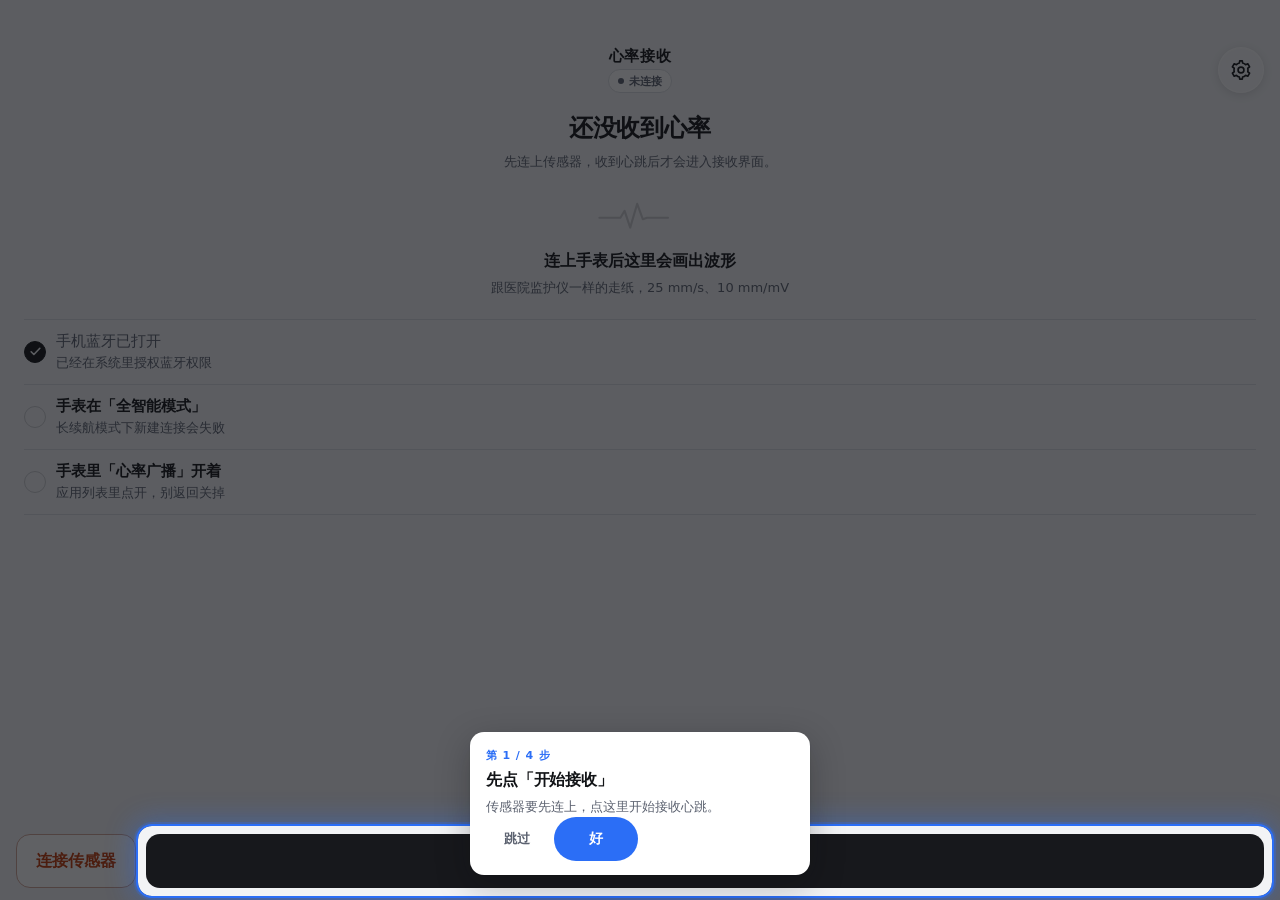
<file: app/src/main/assets/waiting.html>
<!DOCTYPE html>
<html lang="zh-CN" data-theme="light">
<head>
<meta charset="UTF-8">
<meta name="viewport" content="width=device-width, initial-scale=1, viewport-fit=cover, user-scalable=no">
<meta name="theme-color" content="#F2F3F5">
<meta name="dsh-design" content="app">
<title>等待接收 · 心率接收</title>
<script src="native.js"></script>
<link rel="stylesheet" href="tokens.css">
<link rel="stylesheet" href="app.css">
<link rel="stylesheet" href="guide.css">
<link rel="stylesheet" href="report.css">
<style>
/* ===== 未连接：先让用户知道差什么 ===== */
.wait-head { text-align: center; padding: 16px 24px 0; flex-shrink: 0; }
.wait-head h1 { margin: 0; font-size: 24px; font-weight: 700; letter-spacing: -.02em; }
.wait-head p { margin: 8px 0 0; font-size: 13px; line-height: 1.6; color: var(--muted); }

/* 空波形：灰线一条，中间写大字，告诉用户连上就会这样 */
.ecg-box.is-empty {
  display: flex; align-items: center; justify-content: center;
}
.ecg-box .empty-state {
  position: relative; z-index: 2; text-align: center; padding: 0 24px;
}
.ecg-box .empty-state .stroke {
  width: 84px; height: 44px; margin: 0 auto 14px; display: block;
  color: var(--line-strong);
}
.ecg-box .empty-state .t1 { font-size: 16px; font-weight: 600; color: var(--text); }
.ecg-box .empty-state .t2 { margin-top: 6px; font-size: 13px; line-height: 1.6; color: var(--muted); }

/* 检查清单 */
.checklist { margin: 20px 24px 0; flex-shrink: 0; }
.check-row {
  display: flex; align-items: center; gap: 10px;
  padding: 12px 0; border-bottom: 1px solid var(--line);
}
.check-row:first-child { border-top: 1px solid var(--line); }
.check-row .box {
  width: 22px; height: 22px; border-radius: 50%; flex-shrink: 0;
  display: grid; place-items: center;
  border: 1.5px solid var(--line-strong); color: transparent;
}
.check-row .box svg { width: 13px; height: 13px; }
.check-row.is-done .box { background: var(--text); border-color: var(--text); color: var(--bg); }
.check-row .body { flex: 1; min-width: 0; }
.check-row .t { font-size: 15px; font-weight: 600; }
.check-row .d { font-size: 13px; color: var(--muted); margin-top: 3px; }
.check-row.is-done .t { color: var(--muted); font-weight: 500; }

.space { flex: 1; min-height: 12px; }
</style>
<script src="crash.js"></script>
</head>
<body>

<main class="screen is-active">
  <header class="topbar">
    <div style="width:46px"></div>
    <div class="topbar-mid">
      <div class="tb-title">心率接收</div>
      <div class="tb-pills">
        <span class="pill"><i class="dot"></i>未连接</span>
      </div>
    </div>
    <a class="icon-btn glass-btn" href="settings.html" aria-label="设置">
      <svg viewBox="0 0 24 24" fill="none" stroke="currentColor" stroke-width="1.8" stroke-linecap="round" stroke-linejoin="round" aria-hidden="true">
        <circle cx="12" cy="12" r="3.2"/>
        <path d="M19.4 13.9a7.8 7.8 0 0 0 0-3.8l2-1.5-2-3.4-2.4 1a7.8 7.8 0 0 0-3.3-1.9L13.4 2h-2.8l-.3 2.3a7.8 7.8 0 0 0-3.3 1.9l-2.4-1-2 3.4 2 1.5a7.8 7.8 0 0 0 0 3.8l-2 1.5 2 3.4 2.4-1a7.8 7.8 0 0 0 3.3 1.9l.3 2.3h2.8l.3-2.3a7.8 7.8 0 0 0 3.3-1.9l2.4 1 2-3.4z"/>
      </svg>
    </a>
  </header>

  <section class="wait-head">
    <h1>还没收到心率</h1>
    <p>先连上传感器，收到心跳后才会进入接收界面。</p>
  </section>

  <section class="ecg-wrap" style="margin-top:20px">
    <div class="ecg-box is-empty">
      <div class="empty-state">
        <svg class="stroke" viewBox="0 0 120 60" fill="none" stroke="currentColor" stroke-width="3" stroke-linecap="round" stroke-linejoin="round" aria-hidden="true">
          <path d="M2 34h30l6-10 8 24 10-34 8 22 6-2h30"/>
        </svg>
        <div class="t1">连上手表后这里会画出波形</div>
        <div class="t2">跟医院监护仪一样的走纸，25 mm/s、10 mm/mV</div>
      </div>
    </div>
  </section>

  <section class="checklist">
    <div class="check-row is-done">
      <div class="box"><svg viewBox="0 0 24 24" fill="none" stroke="currentColor" stroke-width="3" stroke-linecap="round" stroke-linejoin="round" aria-hidden="true"><path d="M4 12.5l5 5L20 6"/></svg></div>
      <div class="body"><div class="t">手机蓝牙已打开</div><div class="d">已经在系统里授权蓝牙权限</div></div>
    </div>
    <div class="check-row">
      <div class="box"><svg viewBox="0 0 24 24" fill="none" stroke="currentColor" stroke-width="3" stroke-linecap="round" stroke-linejoin="round" aria-hidden="true"><path d="M4 12.5l5 5L20 6"/></svg></div>
      <div class="body"><div class="t">手表在「全智能模式」</div><div class="d">长续航模式下新建连接会失败</div></div>
    </div>
    <div class="check-row">
      <div class="box"><svg viewBox="0 0 24 24" fill="none" stroke="currentColor" stroke-width="3" stroke-linecap="round" stroke-linejoin="round" aria-hidden="true"><path d="M4 12.5l5 5L20 6"/></svg></div>
      <div class="body"><div class="t">手表里「心率广播」开着</div><div class="d">应用列表里点开，别返回关掉</div></div>
    </div>
  </section>

  <div class="space"></div>

  <div class="btn-row" style="padding-bottom:4px">
    <a class="cta-ghost" href="connect.html" style="flex:0 0 120px;text-decoration:none">连接传感器</a>
    <a class="cta" href="index.html" style="text-decoration:none">
      <svg width="18" height="18" viewBox="0 0 24 24" fill="currentColor" aria-hidden="true"><path d="M8 5.5v13l11-6.5z"/></svg>
      开始接收
    </a>
  </div>
</main>

<script src="guide.js"></script>
<script src="report.js"></script>
<script>Tour.auto();</script>
<script src="native-hook.js"></script>
</body>
</html>
</file>
<file: app/src/main/assets/tokens.css>
/* ============================================================
   心率接收 · 设计变量
   风格：浅灰纸感 + 近黑文字 + 极轻线条，少量砖橙点缀
   图标是白底黑线，界面跟着白底黑线走，不另起一套色调
   ============================================================ */

:root {
  /* ---------- 字体 ---------- */
  --font: "PingFang SC", "HarmonyOS Sans SC", "MiSans", "Microsoft YaHei",
          system-ui, -apple-system, sans-serif;
  --num: "SF Pro Display", "Inter", "Helvetica Neue", system-ui, -apple-system, sans-serif;

  /* ---------- 圆角 ---------- */
  --radius: 14px;
  --radius-sm: 10px;
  --radius-pill: 999px;

  /* ---------- 间距 ---------- */
  --sp-1: 4px;
  --sp-2: 8px;
  --sp-3: 12px;
  --sp-4: 16px;
  --sp-5: 24px;
  --sp-6: 32px;

  /* ---------- 安全区 ---------- */
  --safe-t: env(safe-area-inset-top, 0px);
  --safe-b: env(safe-area-inset-bottom, 0px);
  --top-gap: 10px;

  /* ---------- 动效 ---------- */
  --ease: cubic-bezier(.2, .8, .2, 1);
}

/* ============================================================
   浅色主题（默认）
   ============================================================ */
html[data-theme="light"] {
  --bg: #F1F2F4;
  --surface: #FFFFFF;
  --surface-2: #E8E9EC;

  --line: #DFDFE2;
  --line-strong: #C9CACE;

  --text: #17181C;
  --muted: #5C6270;
  --faint: #6E7480;

  --accent: #C23A08;
  --accent-soft: rgba(194, 58, 8, .10);

  /* 状态色 */
  --ok: #1D7A3E;
  --warn: #9A5B00;
  --danger: #B3261E;

  /* 心电波 */
  --ecg-line: #14151A;
  --ecg-grid: #EBECEF;
  --ecg-grid-major: #DEDFE3;

  /* 心率色阶（数字染色） */
  --hr-low: #2B5BA8;
  --hr-normal: #17181C;
  --hr-high: #C23A08;

  --glass: rgba(255, 255, 255, .78);
  --glass-line: rgba(0, 0, 0, .07);

  --shadow: 0 1px 3px rgba(23, 24, 28, .05);
  --shadow-lg: 0 8px 28px rgba(23, 24, 28, .10);

  --btn-primary-bg: #17181C;
  --btn-primary-fg: #F1F2F4;
}

/* ============================================================
   深色主题（给以后做成浅色/深色两套留的口子，先只保证不崩）
   ============================================================ */
html[data-theme="dark"] {
  --bg: #0F1013;
  --surface: #191B1F;
  --surface-2: #23262C;

  --line: #2C2F36;
  --line-strong: #3A3E46;

  --text: #F0F1F3;
  --muted: #A7ABB4;
  --faint: #8A8F99;

  --accent: #FF6A3D;
  --accent-soft: rgba(255, 106, 61, .14);

  --ok: #4ADE80;
  --warn: #FBBF24;
  --danger: #F87171;

  --ecg-line: #F0F1F3;
  --ecg-grid: #1E2127;
  --ecg-grid-major: #262A31;

  --hr-low: #7FA8F0;
  --hr-normal: #F0F1F3;
  --hr-high: #FF6A3D;

  --glass: rgba(255, 255, 255, .09);
  --glass-line: rgba(255, 255, 255, .16);

  --shadow: none;
  --shadow-lg: 0 8px 30px rgba(0, 0, 0, .45);

  --btn-primary-bg: #F0F1F3;
  --btn-primary-fg: #0F1013;
}
</file>
<file: app/src/main/assets/app.css>
/* ============================================================
   心率接收 · 共用样式（所有屏共用这一份）
   ============================================================ */

html[data-theme="light"] {
  --bg: #F2F3F5; --bg-2: #FFF; --surface: #FFF; --surface-2: #E9EBEF;
  --line: #D9DCE1; --text: #121417; --muted: #5C6270; --faint: #5F6673;
  --accent: #C23A08; --accent-soft: rgba(194, 58, 8, .09);
  --tick-major: #262A31; --tick-minor: #B4B9C2;
  --glass: rgba(255, 255, 255, .55); --glass-line: rgba(255, 255, 255, .85);
  --ok: #1D7A3E; --warn: #8A5200; --danger: #C0281F;
  --hr-low: #2B5BA8; --hr-high: #C23A08;
}

* { box-sizing: border-box; -webkit-tap-highlight-color: transparent; }

html, body { margin: 0; padding: 0; height: 100%; }

body {
  background: var(--bg);
  color: var(--text);
  font-family: var(--font);
  overflow: hidden;
  user-select: none;
  -webkit-font-smoothing: antialiased;
  transition: background .3s, color .3s;
}

button { font-family: inherit; color: inherit; border: 0; background: none; cursor: pointer; }

/* ---------- 屏容器 ---------- */
.screen {
  position: fixed; inset: 0;
  display: flex; flex-direction: column;
  padding: calc(var(--safe-t) + var(--top-gap) + 34px) 0 calc(var(--safe-b) + 8px);
  opacity: 0; visibility: hidden; transform: scale(.99);
  transition: opacity .24s var(--ease), transform .24s var(--ease), visibility .24s;
  overflow: hidden;
}
.screen.is-active { opacity: 1; visibility: visible; transform: none; }

/* ---------- 顶栏 ---------- */
.topbar {
  display: flex; align-items: center; justify-content: space-between;
  padding: 0 16px; height: 52px; flex-shrink: 0;
}
.icon-btn {
  width: 46px; height: 46px; border-radius: 50%;
  display: grid; place-items: center;
  transition: transform .12s var(--ease), background .18s;
}
.icon-btn svg { width: 22px; height: 22px; }
/* [hidden] 必须能真正隐藏：.icon-btn / .set-row 等自带 display，会盖掉浏览器默认的 display:none */
[hidden] { display: none !important; }
.icon-btn:active { transform: scale(.92); }
.icon-btn:focus-visible { outline: 2px solid var(--accent); outline-offset: 2px; }
.glass-btn {
  background: var(--glass);
  border: 1px solid var(--glass-line);
  -webkit-backdrop-filter: blur(18px) saturate(160%);
  backdrop-filter: blur(18px) saturate(160%);
  box-shadow: 0 2px 10px rgba(0, 0, 0, .12), inset 0 1px 0 rgba(255, 255, 255, .32);
  color: var(--text);
}
.glass-btn:hover { background: rgba(255, 255, 255, .16); }
.back-btn { color: var(--text); }
.back-btn:active { background: var(--surface-2); }

/* 顶栏中间：标题 + 小状态 */
.topbar-mid {
  display: flex; flex-direction: column; align-items: center; justify-content: center;
  flex: 1; min-width: 0; padding: 0 6px; gap: 3px;
}
.topbar-mid .tb-title { font-size: 15px; font-weight: 600; letter-spacing: .04em; }

/* ---------- 状态胶囊 ---------- */
.pill {
  display: inline-flex; align-items: center; gap: 5px;
  height: 24px; padding: 0 9px;
  border-radius: var(--radius-pill);
  background: var(--surface);
  border: 1px solid var(--line);
  font-family: var(--num); font-size: 11px; font-weight: 700;
  letter-spacing: .02em; color: var(--muted);
  white-space: nowrap; flex-shrink: 0;
}
.pill .dot { width: 6px; height: 6px; border-radius: 50%; background: var(--muted); flex-shrink: 0; }
.pill.is-live { border-color: color-mix(in srgb, var(--ok) 40%, var(--line)); color: var(--ok); }
.pill.is-live .dot { background: var(--ok); animation: blink 1.6s var(--ease) infinite; }
.pill.is-warn { border-color: color-mix(in srgb, var(--warn) 40%, var(--line)); color: var(--warn); }
.pill.is-warn .dot { background: var(--warn); }
.pill .gps-label { font-family: var(--font); font-size: 11px; font-weight: 600; letter-spacing: .06em; }

@keyframes blink { 0%, 100% { opacity: 1; } 50% { opacity: .28; } }

/* ---------- 大数字 ---------- */
.big-num {
  font-family: var(--num); font-weight: 700;
  font-variant-numeric: tabular-nums; letter-spacing: -.02em;
  line-height: 1; white-space: nowrap;
}

/* ---------- 主按钮 / 次按钮 ---------- */
.cta {
  flex: 1; height: 54px; border-radius: var(--radius);
  display: flex; align-items: center; justify-content: center; gap: 8px;
  font-size: 16px; font-weight: 600; letter-spacing: .02em;
  background: var(--btn-primary-bg); color: var(--btn-primary-fg);
  transition: transform .12s var(--ease), opacity .18s;
}
.cta:active { transform: scale(.985); }
.cta.is-on { background: #C9EFC5; color: #14331A; }
.cta-ghost {
  height: 54px; border-radius: var(--radius);
  display: flex; align-items: center; justify-content: center; gap: 8px;
  font-size: 16px; font-weight: 600;
  background: var(--surface); color: var(--accent);
  border: 1px solid color-mix(in srgb, var(--accent) 34%, var(--line));
  transition: background .15s, transform .12s var(--ease);
}
.cta-ghost:active { transform: scale(.985); }
html[data-theme="light"] .cta-ghost:hover { background: var(--accent-soft); }

.btn-row { display: flex; gap: 10px; padding: 10px 16px 4px; flex-shrink: 0; }

/* ---------- 底部信息行（轻线条分隔，不堆卡片） ---------- */
.info-block { padding: 0 24px; flex-shrink: 0; }
.info-row {
  display: flex; align-items: baseline; justify-content: space-between;
  padding: 12px 2px; border-top: 1px solid var(--line);
}
.info-row:last-child { border-bottom: 1px solid var(--line); }
.info-k { font-size: 14px; color: var(--muted); letter-spacing: .04em; }
.info-v { font-family: var(--num); font-size: 19px; font-weight: 600; font-variant-numeric: tabular-nums; }
.info-v small { font-family: var(--font); font-size: 12px; color: var(--muted); margin-left: 3px; font-weight: 500; }

/* ---------- 分隔线 ---------- */
.hr { height: 1px; background: var(--line); border: 0; margin: 0 24px; }

/* ---------- 信息行（各页通用的 key / value 排列） ---------- */
.set-row {
  display: flex; align-items: center; justify-content: space-between;
  padding: 14px 0; border-bottom: 1px solid var(--line);
}

@media (prefers-reduced-motion: reduce) {
  * { animation: none !important; transition: none !important; }
}
</file>
<file: app/src/main/assets/guide.css>
/* ============================================================
   心率接收 · 新手引导（聚光灯 / coach mark）
   做法：整屏盖一层半透明黑，在目标控件那儿挖一个圆角洞，
        洞的边框是蓝色、带呼吸光晕，旁边挂一个白色气泡写说明。
   一次只讲一块，点「下一步」或点高亮的那块往下走。
   ============================================================ */

/* ---------- 遮罩 ---------- */
.tour {
  position: fixed; inset: 0; z-index: 900;
  opacity: 0; visibility: hidden; pointer-events: none;
  transition: opacity .22s var(--ease), visibility .22s;
}
.tour.is-on { opacity: 1; visibility: visible; pointer-events: auto; }

/* 整屏黑罩，洞用 clip-path 挖在 .tour-spot 上 */
.tour-mask {
  position: absolute; inset: 0;
  background: rgba(14, 16, 20, .66);
  /* 洞的位置由 JS 写 --x --y --w --h --r，这里是兜底（没洞时全黑） */
  clip-path: polygon(0 0, 100% 0, 100% 100%, 0 100%);
}

/* ---------- 高亮洞 ---------- */
.tour-spot {
  position: absolute;
  left: var(--x, 0); top: var(--y, 0);
  width: var(--w, 0); height: var(--h, 0);
  border-radius: var(--r, 14px);
  pointer-events: none;
  box-shadow: 0 0 0 2px #2B6EF6, 0 0 0 4px rgba(43, 110, 246, .28), 0 0 26px 6px rgba(43, 110, 246, .35);
  animation: spotPulse 1.8s var(--ease) infinite;
}
@keyframes spotPulse {
  0%, 100% { box-shadow: 0 0 0 2px #2B6EF6, 0 0 0 4px rgba(43, 110, 246, .22), 0 0 22px 4px rgba(43, 110, 246, .28); }
  50%      { box-shadow: 0 0 0 2px #2B6EF6, 0 0 0 7px rgba(43, 110, 246, .10), 0 0 34px 10px rgba(43, 110, 246, .40); }
}

/* 点高亮那块也能继续：盖一个透明可点的层，位置跟洞一样 */
.tour-hit {
  position: absolute;
  left: var(--x, 0); top: var(--y, 0);
  width: var(--w, 0); height: var(--h, 0);
  border-radius: var(--r, 14px);
  background: transparent; border: 0; padding: 0; margin: 0;
  cursor: pointer;
  -webkit-tap-highlight-color: transparent;
}

/* ---------- 气泡 ---------- */
.tour-tip {
  position: absolute;
  left: 16px; right: 16px;
  max-width: 340px;
  margin: 0 auto;
  background: var(--surface);
  border-radius: var(--radius);
  box-shadow: 0 10px 34px rgba(10, 12, 16, .28), 0 1px 2px rgba(10, 12, 16, .12);
  padding: 16px 16px 14px;
  transition: top .2s var(--ease);
}
.tour-tip.is-below { top: var(--tipTop, auto); }
.tour-tip.is-above { bottom: var(--tipBottom, auto); }

.tour-tip .step {
  font-family: var(--num); font-size: 11px; font-weight: 700;
  letter-spacing: .08em; color: #2B6EF6;
}
.tour-tip .title {
  margin-top: 6px; font-size: 16px; font-weight: 700;
  letter-spacing: -.01em; color: var(--text); line-height: 1.35;
}
.tour-tip .desc {
  margin-top: 6px; font-size: 13px; line-height: 1.6; color: var(--muted);
}
.tour-tip .desc b { color: #2B6EF6; font-weight: 600; }
.tour-tip .desc em { font-style: normal; color: var(--text); font-weight: 600; }

.tour-tip .foot {
  display: flex; align-items: center; justify-content: space-between;
  margin-top: 14px; gap: 10px;
}
.tour-tip .dots { display: flex; gap: 5px; }
.tour-tip .dots i {
  width: 6px; height: 6px; border-radius: 50%;
  background: var(--line-strong); display: block;
  transition: background .2s, width .2s;
}
.tour-tip .dots i.on { background: #2B6EF6; width: 16px; border-radius: 3px; }
.tour-tip .acts { display: flex; align-items: center; gap: 6px; }
.tour-skip {
  height: 44px; min-width: 62px; padding: 0 12px; border-radius: var(--radius-pill);
  font-size: 13px; font-weight: 600; color: var(--muted);
}
.tour-next {
  height: 44px; min-width: 84px; padding: 0 18px; border-radius: var(--radius-pill);
  background: #2B6EF6; color: #fff; font-size: 14px; font-weight: 700;
  transition: transform .12s var(--ease), background .15s;
}
.tour-next:active { transform: scale(.97); background: #1F58CC; }
.tour-next.is-done { background: var(--text); }

/* 引导层出现时，底下的页面别被误点 */
.tour.is-on ~ * { pointer-events: none; }

@media (prefers-reduced-motion: reduce) {
  .tour-spot { animation: none; }
}
</file>
<file: app/src/main/assets/report.css>
/* ============================================================
   心率接收 · 收尾弹层 + 保存报告图
   ============================================================ */

/* ---------- 弹层 ---------- */
.sheet {
  position: fixed; inset: 0; z-index: 950;
  display: flex; align-items: center; justify-content: center;
  padding: 0 24px;
  background: rgba(14, 16, 20, .48);
  opacity: 0; visibility: hidden; pointer-events: none;
  transition: opacity .2s var(--ease), visibility .2s;
}
.sheet.is-on { opacity: 1; visibility: visible; pointer-events: auto; }
.sheet-card {
  width: 100%; max-width: 330px;
  background: var(--surface); border-radius: 20px;
  padding: 22px 20px 18px;
  box-shadow: 0 18px 50px rgba(10, 12, 16, .30);
  transform: translateY(8px) scale(.98);
  transition: transform .22s var(--ease);
}
.sheet.is-on .sheet-card { transform: none; }
.sheet-title { font-size: 18px; font-weight: 700; letter-spacing: -.01em; color: var(--text); }
.sheet-desc { margin-top: 6px; font-size: 13px; line-height: 1.6; color: var(--muted); }
.sheet-stats {
  display: grid; grid-template-columns: repeat(3, 1fr);
  margin: 16px 0 18px; padding: 12px 0;
  border-top: 1px solid var(--line); border-bottom: 1px solid var(--line);
}
.sheet-stats div { text-align: center; position: relative; }
.sheet-stats div + div::before {
  content: ""; position: absolute; left: 0; top: 4px; bottom: 4px; width: 1px;
  background: var(--line);
}
.sheet-stats b {
  display: block; font-family: var(--num); font-size: 22px; font-weight: 700;
  font-variant-numeric: tabular-nums; color: var(--text); line-height: 1;
}
.sheet-stats span { display: block; margin-top: 4px; font-size: 12px; color: var(--muted); }
.sheet-primary {
  width: 100%; height: 50px; border-radius: var(--radius);
  background: var(--btn-primary-bg); color: var(--btn-primary-fg);
  font-size: 15px; font-weight: 700;
  transition: transform .12s var(--ease);
}
.sheet-primary:active { transform: scale(.985); }
.sheet-ghost {
  width: 100%; height: 44px; margin-top: 6px;
  font-size: 14px; font-weight: 600; color: var(--muted);
  border-radius: var(--radius);
}
.sheet-ghost:active { background: var(--surface-2); }

/* ---------- 小提示 ---------- */
.toast {
  position: fixed; left: 50%; bottom: calc(var(--safe-b) + 32px);
  transform: translateX(-50%) translateY(10px);
  z-index: 980;
  max-width: calc(100% - 40px);
  padding: 10px 16px; border-radius: var(--radius-pill);
  background: var(--btn-primary-bg); color: var(--btn-primary-fg);
  font-size: 13px; font-weight: 600; white-space: nowrap;
  opacity: 0; pointer-events: none;
  transition: opacity .2s var(--ease), transform .2s var(--ease);
}
.toast.is-on { opacity: 1; transform: translateX(-50%) translateY(0); }
</file>
